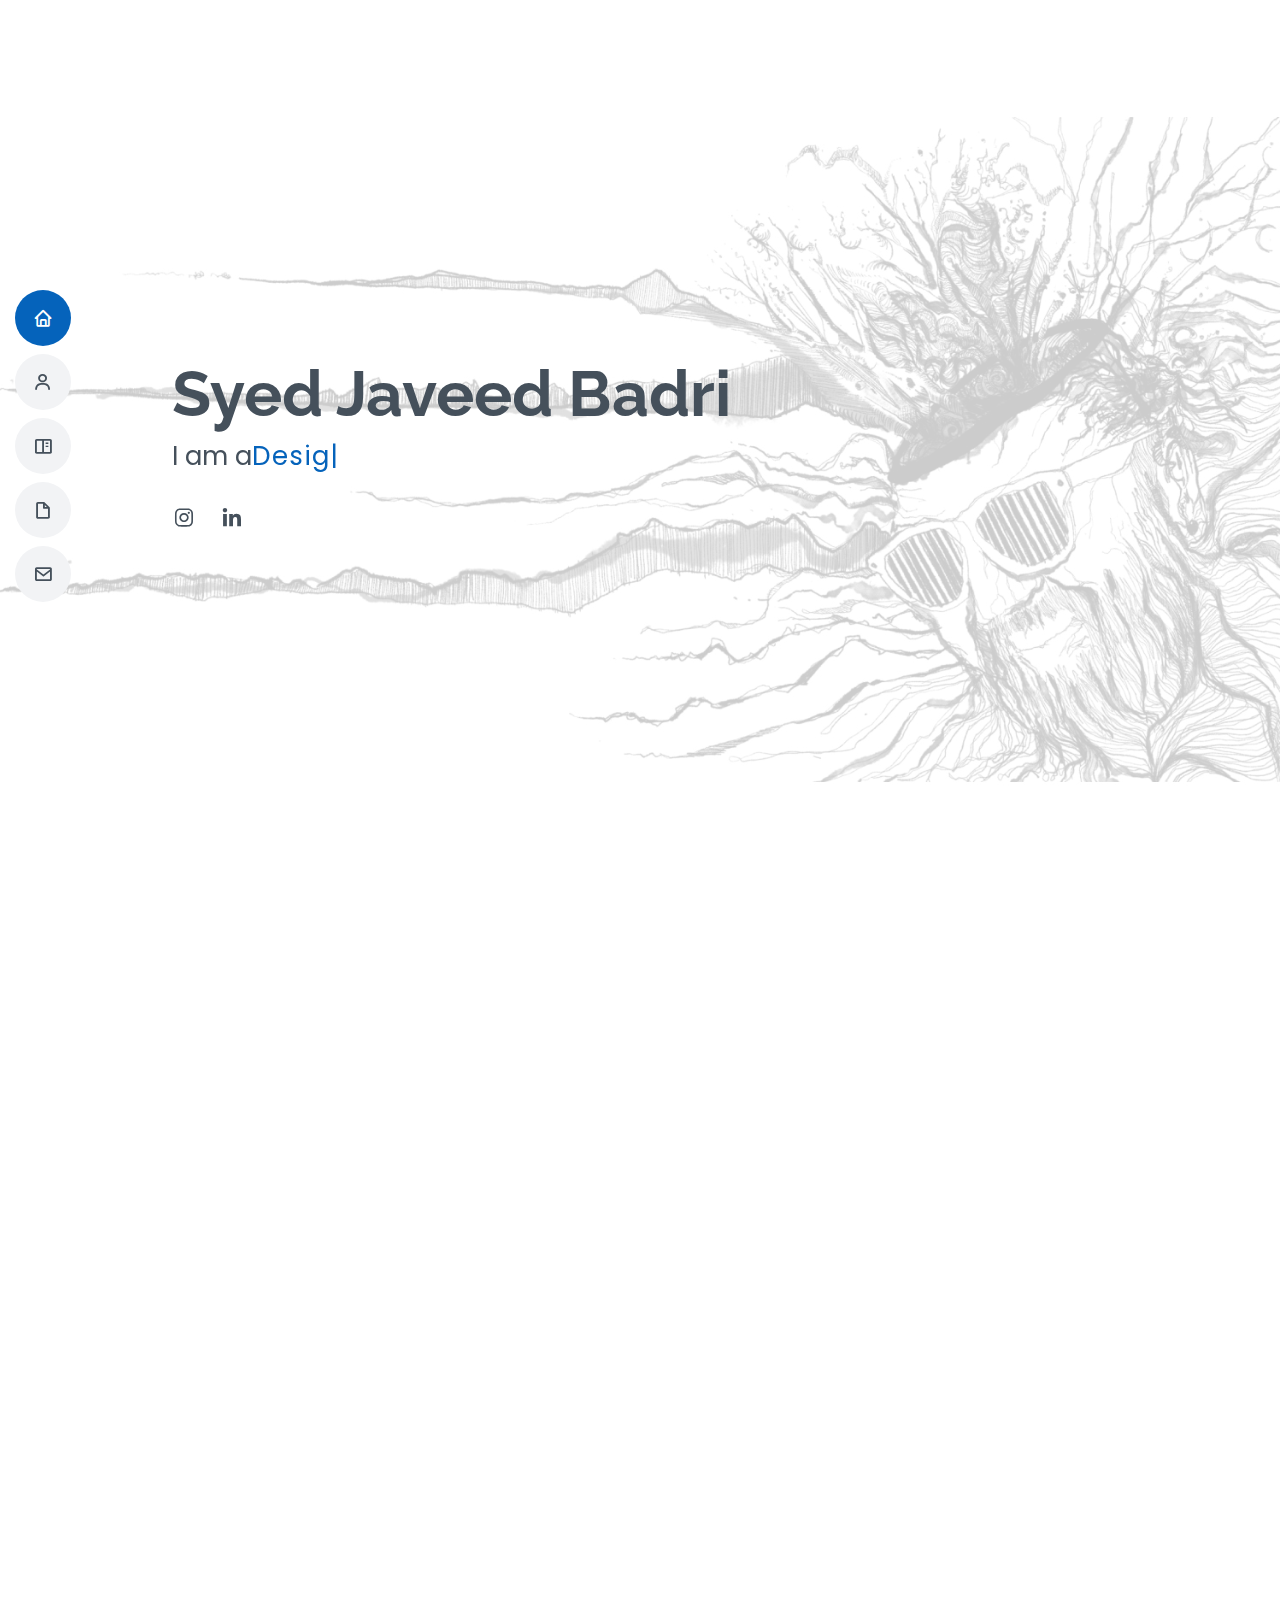
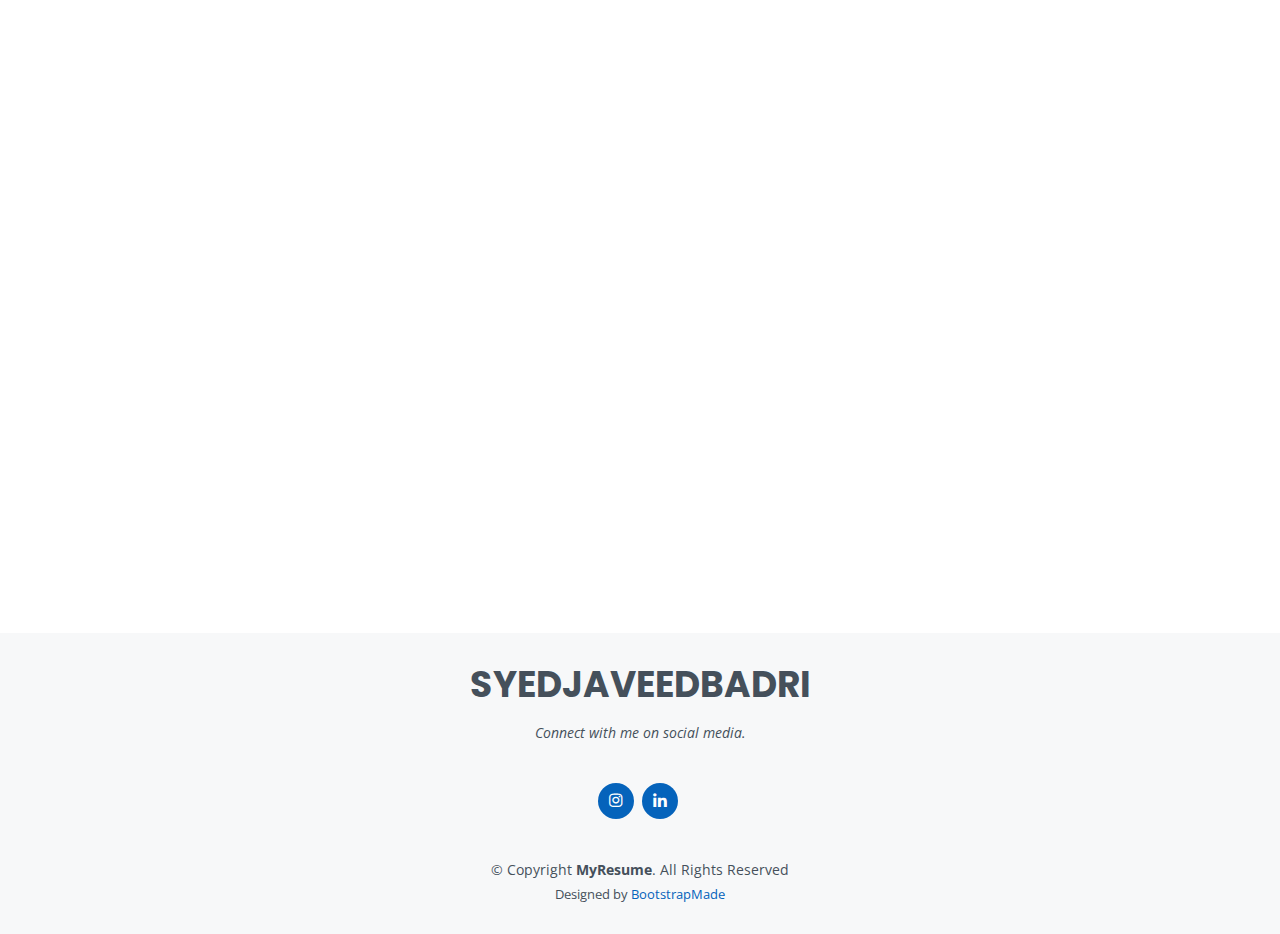
<file: index.html>
<!DOCTYPE html>
<html lang="en">

<head>
  <meta charset="utf-8">
  <meta content="width=device-width, initial-scale=1.0" name="viewport">

  <title>syed javeeed badri - Portfolio</title>
  <meta content="" name="description">
  <meta content="" name="keywords">

  <!-- Favicons -->
  <link href="assets/img/favicon.png" rel="icon">
  <link href="assets/img/apple-touch-icon.png" rel="apple-touch-icon">

  <!-- Google Fonts -->
  <link href="https://fonts.googleapis.com/css?family=Open+Sans:300,300i,400,400i,600,600i,700,700i|Raleway:300,300i,400,400i,500,500i,600,600i,700,700i|Poppins:300,300i,400,400i,500,500i,600,600i,700,700i" rel="stylesheet">

  <!-- Vendor CSS Files -->
  <link href="assets/vendor/aos/aos.css" rel="stylesheet">
  <link href="assets/vendor/bootstrap/css/bootstrap.min.css" rel="stylesheet">
  <link href="assets/vendor/bootstrap-icons/bootstrap-icons.css" rel="stylesheet">
  <link href="assets/vendor/boxicons/css/boxicons.min.css" rel="stylesheet">
  <link href="assets/vendor/glightbox/css/glightbox.min.css" rel="stylesheet">
  <link href="assets/vendor/swiper/swiper-bundle.min.css" rel="stylesheet">

  <!-- Template Main CSS File -->
  <link href="assets/css/style.css" rel="stylesheet">

  <!-- =======================================================
  * Template Name: MyResume - v4.9.1
  * Template URL: https://bootstrapmade.com/free-html-bootstrap-template-my-resume/
  * Author: BootstrapMade.com
  * License: https://bootstrapmade.com/license/
  ======================================================== -->
</head>

<body>

  <!-- ======= Mobile nav toggle button ======= -->
  <!-- <button type="button" class="mobile-nav-toggle d-xl-none"><i class="bi bi-list mobile-nav-toggle"></i></button> -->
  <i class="bi bi-list mobile-nav-toggle d-lg-none"></i>
  <!-- ======= Header ======= -->
  <header id="header" class="d-flex flex-column justify-content-center">

    <nav id="navbar" class="navbar nav-menu">
      <ul>
        <li><a href="#hero" class="nav-link scrollto active"><i class="bx bx-home"></i> <span>Home</span></a></li>
        <li><a href="#about" class="nav-link scrollto"><i class="bx bx-user"></i> <span>About</span></a></li>
        <li><a href="#portfolio" class="nav-link scrollto"><i class="bx bx-book-content"></i> <span>Portfolio</span></a></li>
        <li><a href="#resume" class="nav-link scrollto"><i class="bx bx-file-blank"></i> <span>Resume</span></a></li>
        <li><a href="#contact" class="nav-link scrollto"><i class="bx bx-envelope"></i> <span>Contact</span></a></li>
      </ul>
    </nav><!-- .nav-menu -->

  </header><!-- End Header -->

  <!-- ======= Hero Section ======= -->
  <section id="hero" class="d-flex flex-column justify-content-center">
    <div class="container" data-aos="zoom-in" data-aos-delay="100">
      <h1>Syed Javeed Badri</h1>
      <p>I am a<span class="typed" data-typed-items=" Designer,n Architect, Doodler, Thinker"></span></p>
      <div class="social-links">
        <a href="https://www.instagram.com/syed_javeed_badri/" class="instagram"><i class="bx bxl-instagram"></i></a>
        <a href="https://in.linkedin.com/in/syed-javeed-badri-47b78391" class="linkedin"><i class="bx bxl-linkedin"></i></a>
      </div>
    </div>
  </section><!-- End Hero -->

  <main id="main">

    <!-- ======= About Section ======= -->
    <section id="about" class="about">
      <div class="container" data-aos="fade-up">

        <div class="section-title">
          <h2>About</h2>
          <p>I am based in Bengaluru, India. </p>
        </div>

        <div class="row">
          <div class="col-lg-4">
            <img src="assets/img/portfolio/profile-img.jpg" class="img-fluid" alt="">
          </div>
          <div class="col-lg-8 pt-4 pt-lg-0 content">
            <h3>Multidisciplinary Designer &amp; Architect.</h3>
            
            <p> Building design, Interior design, furniture design, product design, UX|UI Design. 

            </p>
              <div class="row">
              <div class="col-lg-6">
                <ul>
                  <li><i class="bi bi-chevron-right"></i> <strong>Birthday:</strong> <span>1 May 1997</span></li>
                  <li><i class="bi bi-chevron-right"></i> <strong>Website:</strong> <span></span>syedjaveedbadri.github.io</li>
                  <li><i class="bi bi-chevron-right"></i> <strong>Phone:</strong> <span>+91-7338135604</span></li>
                  <li><i class="bi bi-chevron-right"></i> <strong>City:</strong> <span>Bengaluru, India</span></li>
                </ul>
              </div>
              <div class="col-lg-6">
                <ul>
                  <li><i class="bi bi-chevron-right"></i> <strong>Age:</strong> <span>25</span></li>
                  <li><i class="bi bi-chevron-right"></i> <strong>Degree:</strong> <span>Master's in design (product design)</span></li>
                  <li><i class="bi bi-chevron-right"></i> <strong>Email:</strong> <span>syedjaveedbadri@gmail.com</span></li>
                  <li><i class="bi bi-chevron-right"></i> <strong>Freelance:</strong> <span>Available</span></li>
                </ul>
              </div>
            </div>
            <p>
              My creative side is my strongest side. My greatest strength is the ability to adapt in challenging situations due to my transferable skills from multiple fields. 
              I am uncompromisingly transparent in my thoughts and opinions. I am self motivated. You can expect me to think strategically, work independently on projects and as well as work hands on in program execution..
            </p>
          </div>
        </div>

      </div>
    </section><!-- End About Section -->

    <!-- ======= Portfolio Section ======= -->
    <section id="portfolio" class="portfolio section-bg">
      <div class="container" data-aos="fade-up">

        <div class="section-title">
          <h2>Portfolio</h2>
          <p>Below are curated works among many I worked on during my professional experience.</p>
        </div>

        <div class="row">
          <div class="col-lg-12 d-flex justify-content-center" data-aos="fade-up" data-aos-delay="100">
            <ul id="portfolio-flters">
              <li data-filter="*" class="filter-active">All</li>
              <li data-filter=".filter-BUILDINGS">BUILDINGS</li>
              <li data-filter=".filter-PRODUCTS">PRODUCTS</li>
              <li data-filter=".filter-DIGITALDESIGNS">DIGITAL DESIGNS</li>
            </ul>
          </div>
        </div>

        <div class="row portfolio-container" data-aos="fade-up" data-aos-delay="200">

          <div class="col-lg-4 col-md-6 portfolio-item filter-BUILDINGS">
            <div class="portfolio-wrap">
              <img src="assets/img/portfolio/portfolio-1.jpg" class="img-fluid" alt="">
              <div class="portfolio-info">
                <h4>BCC</h4>
                <p>LAYOUT DESIGN</p>
                <div class="portfolio-links">
                  <a href="assets/img/portfolio/portfolio-1.jpg" data-gallery="portfolioGallery" class="portfolio-lightbox" title="BUILDINGS"><i class="bx bx-plus"></i></a>
                  <a href="BCC.html" class="portfolio-details-lightbox" data-glightbox="type: external" title="Portfolio Details"><i class="bx bx-link"></i></a>
                </div>
              </div>
            </div>
          </div>

          <div class="col-lg-4 col-md-6 portfolio-item filter-DIGITALDESIGNS">
            <div class="portfolio-wrap">
              <img src="assets/img/portfolio/APP- MOCKUP-DRAFT-1.jpg" class="img-fluid" alt="">
              <div class="portfolio-info">
                <h4>KAW- CHARITY SHOP</h4>
                <p>MOBILE APPN</p>
                <div class="portfolio-links">
                  <a href="assets/img/portfolio/APP- MOCKUP-DRAFT-1.jpg" data-gallery="portfolioGallery" class="portfolio-lightbox" title="BUILDINGS"><i class="bx bx-plus"></i></a>
                  <a href="KAW.html" class="portfolio-details-lightbox" data-glightbox="type: external" title="Portfolio Details"><i class="bx bx-link"></i></a>
                </div>
              </div>
            </div>
          </div>

          <div class="col-lg-4 col-md-6 portfolio-item filter-BUILDINGS">
            <div class="portfolio-wrap">
              <img src="assets/img/portfolio/portfolio-3.jpg" class="img-fluid" alt="">
              <div class="portfolio-info">
                <h4>FABRICATOR'S RESIDENCE</h4>
                <p>BUILDING DESIGN</p>
                <div class="portfolio-links">
                  <a href="assets/img/portfolio/portfolio-3.jpg" data-gallery="portfolioGallery" class="portfolio-lightbox" title="BUILDINGS"><i class="bx bx-plus"></i></a>
                  <a href="FABRICATOR'S RESIDENCE.html" class="portfolio-details-lightbox" data-glightbox="type: external" title="Portfolio Details"><i class="bx bx-link"></i></a>
                </div>
              </div>
            </div>
          </div>

          <div class="col-lg-4 col-md-6 portfolio-item filter-DIGITALDESIGNS">
            <div class="portfolio-wrap">
              <img src="assets/img/portfolio/portfolio-4.jpg" class="img-fluid" alt="">
              <div class="portfolio-info">
                <h4>URBAN DELIGHTS</h4>
                <p>LABEL DESIGN</p>
                <div class="portfolio-links">
                  <a href="assets/img/portfolio/portfolio-4.jpg" data-gallery="portfolioGallery" class="portfolio-lightbox" title="PRODUCTS 2"><i class="bx bx-plus"></i></a>
                  <a href="URBAN DELIGHTS.html" class="portfolio-details-lightbox" data-glightbox="type: external" title="Portfolio Details"><i class="bx bx-link"></i></a>
                </div>
              </div>
            </div>
          </div>

          <div class="col-lg-4 col-md-6 portfolio-item filter-PRODUCTS">
            <div class="portfolio-wrap">
              <img src="assets/img/portfolio/portfolio-5.jpg" class="img-fluid" alt="">
              <div class="portfolio-info">
                <h4>YOGA ASSISTANT</h4>
                <p>PRODUCT DESIGN</p>
                <div class="portfolio-links">
                  <a href="assets/img/portfolio/portfolio-5.jpg" data-gallery="portfolioGallery" class="portfolio-lightbox" title="DIGITAL DESIGNS 2"><i class="bx bx-plus"></i></a>
                  <a href="yoga equipment.html" class="portfolio-details-lightbox" data-glightbox="type: external" title="Portfolio Details"><i class="bx bx-link"></i></a>
                </div>
              </div>
            </div>
          </div>

          <div class="col-lg-4 col-md-6 portfolio-item filter-PRODUCTS">
            <div class="portfolio-wrap">
              <img src="assets\img\kalam\kalam-1.jpg" class="img-fluid" alt="">
              <div class="portfolio-info">
                <h4>FOUNTAIN PEN</h4>
                <p>PRODUCT design</p>
                <div class="portfolio-links">
                  <a href="assets\img\kalam\kalam-1.jpg" data-gallery="portfolioGallery" class="portfolio-lightbox" title="PRODUCTS 1"><i class="bx bx-plus"></i></a>
                  <a href="FOUNTAINPEN DESIGN.html" class="portfolio-details-lightbox" data-glightbox="type: external" title="Portfolio Details"><i class="bx bx-link"></i></a>
                </div>
              </div>
            </div>
          </div>

          <div class="col-lg-4 col-md-6 portfolio-item filter-PRODUCTS">
            <div class="portfolio-wrap">
              <img src="assets/img/portfolio/portfolio-6.jpg" class="img-fluid" alt="">
              <div class="portfolio-info">
                <h4>FURNITURE</h4>
                <p>study table</p>
                <div class="portfolio-links">
                  <a href="assets/img/portfolio/portfolio-6.jpg" data-gallery="portfolioGallery" class="portfolio-lightbox" title="BUILDINGS 3"><i class="bx bx-plus"></i></a>
                  <a href="STUDY TABLE.html" class="portfolio-details-lightbox" data-glightbox="type: external" title="Portfolio Details"><i class="bx bx-link"></i></a>
                </div>
              </div>
            </div>
          </div>

          <div class="col-lg-4 col-md-6 portfolio-item filter-PRODUCTS">
            <div class="portfolio-wrap">
              <img src="assets/img/GEAR/gear.13.jpg" class="img-fluid" alt="">
              <div class="portfolio-info">
                <h4>ROBOTICS</h4>
                <p>GEAR</p>
                <div class="portfolio-links">
                  <a href="assets/img/portfolio/portfolio-6.jpg" data-gallery="portfolioGallery" class="portfolio-lightbox" title="BUILDINGS 3"><i class="bx bx-plus"></i></a>
                  <a href="GEAR.html" class="portfolio-details-lightbox" data-glightbox="type: external" title="Portfolio Details"><i class="bx bx-link"></i></a>
                </div>
              </div>
            </div>
          </div>

          <div class="col-lg-4 col-md-6 portfolio-item filter-BUILDINGS">
            <div class="portfolio-wrap">
              <img src="assets/img/BUILDING VISUALIZATION/06.jpg" class="img-fluid" alt="">
              <div class="portfolio-info">
                <h4>VISUALIZATION</h4>
                <p>BUILDINGS</p>
                <div class="portfolio-links">
                  <a href="assets/img/portfolio/portfolio-6.jpg" data-gallery="portfolioGallery" class="portfolio-lightbox" title="BUILDINGS 3"><i class="bx bx-plus"></i></a>
                  <a href="BUILDING VISUALIZATION.html" class="portfolio-details-lightbox" data-glightbox="type: external" title="Portfolio Details"><i class="bx bx-link"></i></a>
                </div>
              </div>
            </div>
          </div>

          </div>

      </div>
    </section><!-- End Portfolio Section -->

        <!-- ======= Skills Section ======= -->
    <section id="skills" class="skills section-bg">
      <div class="container" data-aos="fade-up">

        <div class="section-title">
          <h2>Skills</h2>
          <p>My curiosity in multiple fields has led me to explore knowledge in each of them. This allowed me to explore softwares, my softskills to my communication all the way to getting my hands dirty when necessary. I believe in hands on work and learning through experience. 
            this ideology toward learning has so far been rewarding and fruitful. I look forward to learn more about various fields and improve my skills in the future.
          </p>
        </div>

        <div class="row skills-content">

          <div class="col-lg-6">

            <div class="progress">
              <span class="skill">Adobe suite- AI, IND, PS, XD <i class="val">80%</i></span>
              <div class="progress-bar-wrap">
                <div class="progress-bar" role="progressbar" aria-valuenow="80" aria-valuemin="0" aria-valuemax="100"></div>
              </div>
            </div>

            <div class="progress">
              <span class="skill">2D drawing <i class="val">90%</i></span>
              <div class="progress-bar-wrap">
                <div class="progress-bar" role="progressbar" aria-valuenow="90" aria-valuemin="0" aria-valuemax="100"></div>
              </div>
            </div>

            <div class="progress">
              <span class="skill">Figma <i class="val">80%</i></span>
              <div class="progress-bar-wrap">
                <div class="progress-bar" role="progressbar" aria-valuenow="80" aria-valuemin="0" aria-valuemax="100"></div>
              </div>
            </div>

            <div class="progress">
              <span class="skill">Keyshot, Lumion, <i class="val">90%</i></span>
              <div class="progress-bar-wrap">
                <div class="progress-bar" role="progressbar" aria-valuenow="80" aria-valuemin="0" aria-valuemax="100"></div>
              </div>
            </div>

          </div>

          <div class="col-lg-6">

            <div class="progress">
              <span class="skill">Sketchup <i class="val">95%</i></span>
              <div class="progress-bar-wrap">
                <div class="progress-bar" role="progressbar" aria-valuenow="95" aria-valuemin="0" aria-valuemax="100"></div>
              </div>
            </div>

            <div class="progress">
              <span class="skill">SolidWorks <i class="val">40%</i></span>
              <div class="progress-bar-wrap">
                <div class="progress-bar" role="progressbar" aria-valuenow="40" aria-valuemin="0" aria-valuemax="100"></div>
              </div>
            </div>

            <div class="progress">
              <span class="skill">Maya <i class="val">20%</i></span>
              <div class="progress-bar-wrap">
                <div class="progress-bar" role="progressbar" aria-valuenow="20" aria-valuemin="0" aria-valuemax="100"></div>
              </div>
            </div>

            <div class="progress">
              <span class="skill">Unreal Engine <i class="val">45%</i></span>
              <div class="progress-bar-wrap">
                <div class="progress-bar" role="progressbar" aria-valuenow="45" aria-valuemin="0" aria-valuemax="100"></div>
              </div>
            </div>

          </div>

        </div>

      </div>
    </section><!-- End Skills Section -->

    <!-- ======= Resume Section ======= -->
    <section id="resume" class="resume">
      <div class="container" data-aos="fade-up">

        <div class="section-title">
          <h2>Resume</h2>
          <p>Below is a little more information about me to better understand my capabilities. </p>
        </div>

        <div class="row">
          <div class="col-lg-6">
            <h3 class="resume-title">Summary</h3>
            <div class="resume-item pb-0">
              <h4>syed javeed badri</h4>
              <p><em>Innovative and deadline-driven Designer with 3+ years of experience designing and developing Buildings, Building products, Furniture, UX|UI design, Product label and packaging designs from initial concept to final, polished deliverable.</em></p>
              <ul>
                <li>Bengaluru, India</li>
                <li>+91-7338135604</li>
                <li>syedjaveedbadri@gmail.com</li>
              </ul>
            </div>

            <h3 class="resume-title">Education</h3>
            <div class="resume-item">
              <h4>Masters in design (Product Design)</h4>
              <h5>2020 - 2022</h5>
              <p><em>The design village, Noida, India</em></p>
              <p>Successfully completed masters in product design.</p>
            </div>
            <div class="resume-item">
              <h4>Masters in design (City design)</h4>
              <h5>2021 - 2022</h5>
              <p><em>LE'cole de design, Nantes, France</em></p>
              <p>Explored masters in City design as part of an international semester in france.</p>
            </div>
            <div class="resume-item">
              <h4>Bachelor of architecture and planning &amp; architectural design and planning</h4>
              <h5>2014 - 2019</h5>
              <p><em>SJB school of architecture and planning, Bengaluru, India</em></p>
              <p>Became a practicing architect after graduating from the school of architecture.</p>
            </div>
          </div>
          <div class="col-lg-6">
            <h3 class="resume-title">Professional Experience</h3>
            <div class="resume-item">
              <h4>Designer</h4>
              <h5>2020 - Present</h5>
              <p><em>KALAMSIYAAHI, Bengaluru, India </em></p>
              <ul>
                <li>Responsible for developing products on the lines of stationeries and kitchen utensils</li>
                <li>Supervised design development for residential projects, proposed elevation designs for 
                  commercial spaces.</li>
                <li>Designed and implemented product labels and packaging for a gourmet food brand.</li>
              </ul>
            </div>
            <div class="resume-item">
              <h4>Freelance Designer</h4>
              <h5>2018 - Present</h5>
              <p><em>Bengaluru, Noida, India.</em></p>
              <ul>
                <li> 3D Visualization, CAD Drafting, Furniture design and execution, Conceptual robotics, Flyer design.   
                </li>
              </ul>
            </div>
            <div class="resume-item">
              <h4>Intern Architect</h4>
              <h5>2018 - 2019</h5>
              <p><em>Bengaluru, India.</em></p>
              <ul>
                <li> The job included Presentation drawings, renders, working drawings, estimation, etc.  
                </li>
                <li> Was involved in design development for more than 3 projects and worked directly under the principle architect.</li>
                <li> Developed and sent drawings ready for construction to sites.</li>
                <li> Designed and executed furniture and sign boards in various  projects.</li>
              </ul>
            </div>
            <div class="resume-item">
              <h4>Sketching Instructor</h4>
              <h5>2017 - 2019</h5>
              <p><em>IDea, centre for learning, Bengaluru, India.</em></p>
              <ul>
                <li> The job entailed guiding students who were pursuing NATA, in improving their sketching skills, Introducing them to the field of architecture.</li>
              </ul>
            </div>
          </div>
        </div>

      </div>
    </section><!-- End Resume Section -->

    <!-- ======= Contact Section ======= -->
    <section id="contact" class="contact">
      <div class="container" data-aos="fade-up">

        <div class="section-title">
          <h2>Contact</h2>
          <p>Don't be stranger. Get in touch with me. </p>
        </div>

        <div class="row mt-1">

          <div class="col-lg-4">
            <div class="info">
              <div class="address">
                <i class="bi bi-geo-alt"></i>
                <h4>Location:</h4>
                <p>Bengaluru, Karnataka-560078 India</p>
              </div>

              <div class="email">
                <i class="bi bi-envelope"></i>
                <h4>Email:</h4>
                <p>syedjaveedbadri@gmail.com</p>
              </div>

              <div class="phone">
                <i class="bi bi-phone"></i>
                <h4>Call:</h4>
                <p>+91-7338135604</p>
              </div>

            </div>

          </div>

          <div class="col-lg-8 mt-5 mt-lg-0">

            <form action="forms/contact.php" method="post" role="form" class="php-email-form">
              <div class="row">
                <div class="col-md-6 form-group">
                  <input type="text" name="name" class="form-control" id="name" placeholder="Your Name" required>
                </div>
                <div class="col-md-6 form-group mt-3 mt-md-0">
                  <input type="email" class="form-control" name="email" id="email" placeholder="Your Email" required>
                </div>
              </div>
              <div class="form-group mt-3">
                <input type="text" class="form-control" name="subject" id="subject" placeholder="Subject" required>
              </div>
              <div class="form-group mt-3">
                <textarea class="form-control" name="message" rows="5" placeholder="Message" required></textarea>
              </div>
              <div class="my-3">
                <div class="loading">Loading</div>
                <div class="error-message"></div>
                <div class="sent-message">Your message has been sent. Thank you!</div>
              </div>
              <div class="text-center"><button type="submit">Send Message</button></div>
            </form>

          </div>

        </div>

      </div>
    </section><!-- End Contact Section -->

  </main><!-- End #main -->

  <!-- ======= Footer ======= -->
  <footer id="footer">
    <div class="container">
      <h3>SYEDJAVEEDBADRI</h3>
      <p>Connect with me on social media.</p>
      <div class="social-links">
        <a href="#" class="instagram"><i class="bx bxl-instagram"></i></a>
        <a href="#" class="linkedin"><i class="bx bxl-linkedin"></i></a>
      </div>
      <div class="copyright">
        &copy; Copyright <strong><span>MyResume</span></strong>. All Rights Reserved
      </div>
      <div class="credits">
        <!-- All the links in the footer should remain intact. -->
        <!-- You can delete the links only if you purchased the pro version. -->
        <!-- Licensing information: [license-url] -->
        <!-- Purchase the pro version with working PHP/AJAX contact form: https://bootstrapmade.com/free-html-bootstrap-template-my-resume/ -->
        Designed by <a href="https://bootstrapmade.com/">BootstrapMade</a>
      </div>
    </div>
  </footer><!-- End Footer -->

  <div id="preloader"></div>
  <a href="#" class="back-to-top d-flex align-items-center justify-content-center"><i class="bi bi-arrow-up-short"></i></a>

  <!-- Vendor JS Files -->
  <script src="assets/vendor/purecounter/purecounter_vanilla.js"></script>
  <script src="assets/vendor/aos/aos.js"></script>
  <script src="assets/vendor/bootstrap/js/bootstrap.bundle.min.js"></script>
  <script src="assets/vendor/glightbox/js/glightbox.min.js"></script>
  <script src="assets/vendor/isotope-layout/isotope.pkgd.min.js"></script>
  <script src="assets/vendor/swiper/swiper-bundle.min.js"></script>
  <script src="assets/vendor/typed.js/typed.min.js"></script>
  <script src="assets/vendor/waypoints/noframework.waypoints.js"></script>
  <script src="assets/vendor/php-email-form/validate.js"></script>

  <!-- Template Main JS File -->
  <script src="assets/js/main.js"></script>

</body>

</html>
</file>
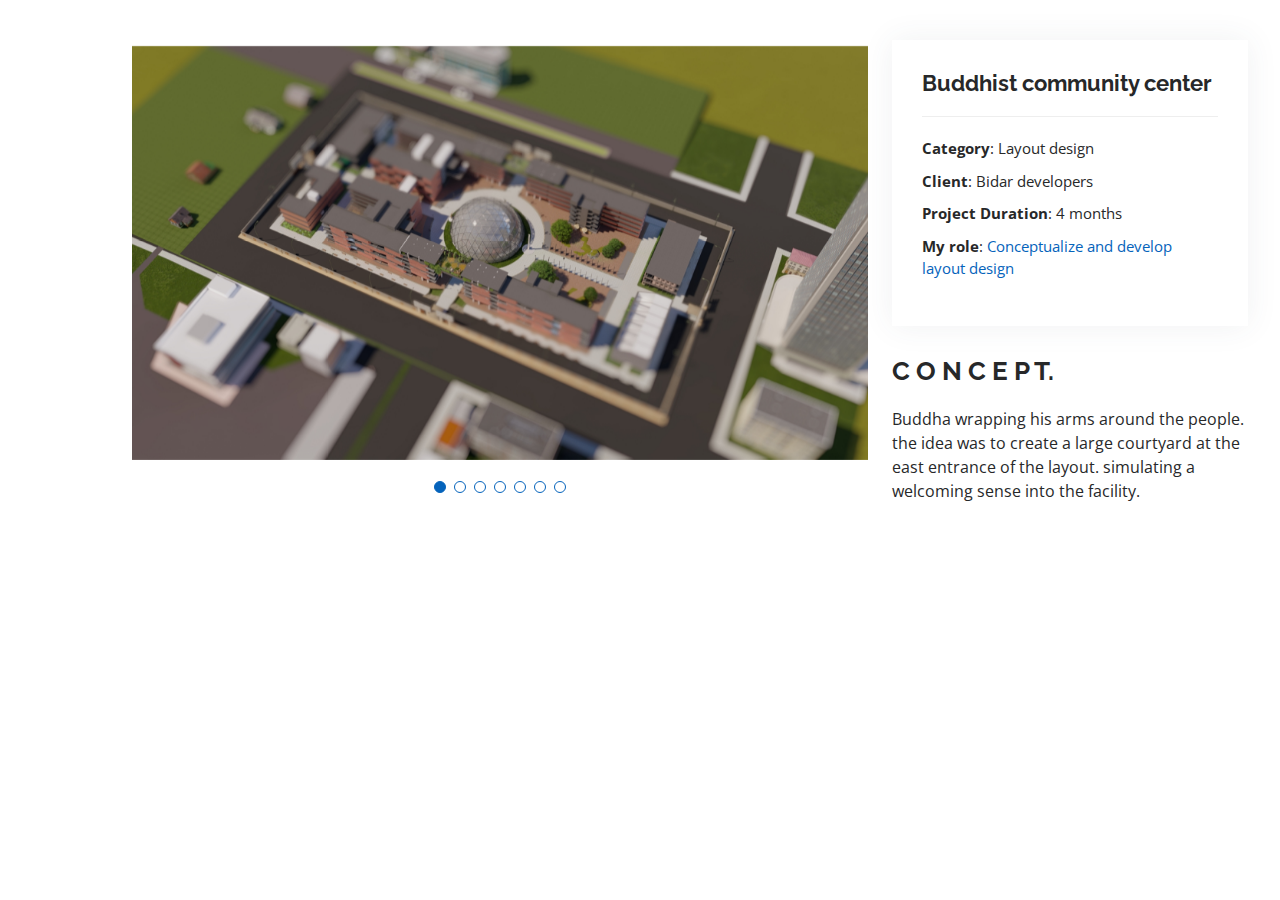
<file: BCC.html>
<!DOCTYPE html>
<html lang="en">

<head>
  <meta charset="utf-8">
  <meta content="width=device-width, initial-scale=1.0" name="viewport">

  <title>Portfolio Details - Personal Bootstrap Template</title>
  <meta content="" name="description">
  <meta content="" name="keywords">

  <!-- Favicons -->
  <link href="assets/img/favicon.png" rel="icon">
  <link href="assets/img/apple-touch-icon.png" rel="apple-touch-icon">

  <!-- Google Fonts -->
  <link href="https://fonts.googleapis.com/css?family=Open+Sans:300,300i,400,400i,600,600i,700,700i|Raleway:300,300i,400,400i,500,500i,600,600i,700,700i|Poppins:300,300i,400,400i,500,500i,600,600i,700,700i" rel="stylesheet">

  <!-- Vendor CSS Files -->
  <link href="assets/vendor/aos/aos.css" rel="stylesheet">
  <link href="assets/vendor/bootstrap/css/bootstrap.min.css" rel="stylesheet">
  <link href="assets/vendor/bootstrap-icons/bootstrap-icons.css" rel="stylesheet">
  <link href="assets/vendor/boxicons/css/boxicons.min.css" rel="stylesheet">
  <link href="assets/vendor/glightbox/css/glightbox.min.css" rel="stylesheet">
  <link href="assets/vendor/swiper/swiper-bundle.min.css" rel="stylesheet">

  <!-- Template Main CSS File -->
  <link href="assets/css/style.css" rel="stylesheet">

  <!-- =======================================================
  * Template Name: MyResume - v4.9.1
  * Template URL: https://bootstrapmade.com/free-html-bootstrap-template-my-resume/
  * Author: BootstrapMade.com
  * License: https://bootstrapmade.com/license/
  ======================================================== -->
</head>

<body>

  <main id="main">

    <!-- ======= Portfolio Details Section ======= -->
    <section id="portfolio-details" class="portfolio-details">
      <div class="container">

        <div class="row gy-4">

          <div class="col-lg-8">
            <div class="portfolio-details-slider swiper">
              <div class="swiper-wrapper align-items-center">

                <div class="swiper-slide">
                  <img src="assets/img/BCC/portfolio-details-1.1.jpg" alt="">
                </div>

                <div class="swiper-slide">
                  <img src="assets/img/BCC/portfolio-details-1.2.png" alt="">
                </div>

                <div class="swiper-slide">
                  <img src="assets/img/BCC/portfolio-details-1.3.jpg" alt="">
                </div>

                <div class="swiper-slide">
                  <img src="assets/img/BCC/portfolio-details-1.4.jpg" alt="">
                </div>

                <div class="swiper-slide">
                  <img src="assets/img/BCC/portfolio-details-1.5.jpg" alt="">
                </div>

                <div class="swiper-slide">
                  <img src="assets/img/BCC/portfolio-details-1.6.jpg" alt="">
                </div>

                <div class="swiper-slide">
                  <img src="assets/img/BCC/portfolio-details-1.7.jpg" alt="">
                </div>

              </div>
              <div class="swiper-pagination"></div>
            </div>
          </div>

          <div class="col-lg-4">
            <div class="portfolio-info">
              <h3>Buddhist community center</h3>
              <ul>
                <li><strong>Category</strong>: Layout design</li>
                <li><strong>Client</strong>: Bidar developers</li>
                <li><strong>Project Duration</strong>: 4 months</li>
                <li><strong>My role</strong>: <a href="#">Conceptualize and develop layout design</a></li>
              </ul>
            </div>
            <div class="portfolio-description">
              <h2>C O N C E P T.</h2>
              <p>
                Buddha wrapping his arms around the people. the idea was to create a large courtyard at the east entrance of the layout. simulating a welcoming sense into the facility.
              </p>
            </div>
          </div>

        </div>

      </div>
    </section><!-- End Portfolio Details Section -->

  </main><!-- End #main -->

  <div id="preloader"></div>
  <a href="#" class="back-to-top d-flex align-items-center justify-content-center"><i class="bi bi-arrow-up-short"></i></a>

  <!-- Vendor JS Files -->
  <script src="assets/vendor/purecounter/purecounter_vanilla.js"></script>
  <script src="assets/vendor/aos/aos.js"></script>
  <script src="assets/vendor/bootstrap/js/bootstrap.bundle.min.js"></script>
  <script src="assets/vendor/glightbox/js/glightbox.min.js"></script>
  <script src="assets/vendor/isotope-layout/isotope.pkgd.min.js"></script>
  <script src="assets/vendor/swiper/swiper-bundle.min.js"></script>
  <script src="assets/vendor/typed.js/typed.min.js"></script>
  <script src="assets/vendor/waypoints/noframework.waypoints.js"></script>
  <script src="assets/vendor/php-email-form/validate.js"></script>

  <!-- Template Main JS File -->
  <script src="assets/js/main.js"></script>

</body>

</html>
</file>
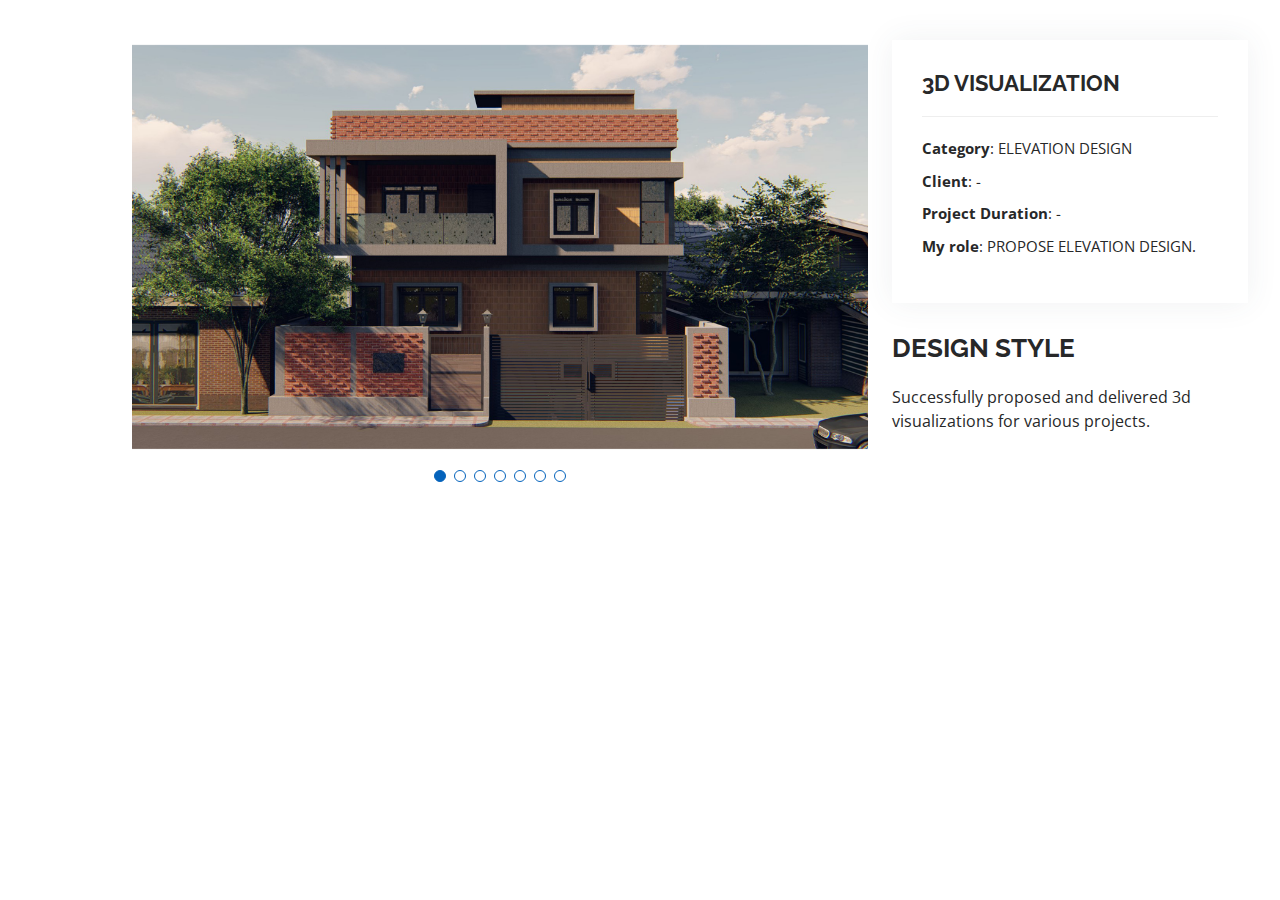
<file: BUILDING VISUALIZATION.html>
<!DOCTYPE html>
<html lang="en">

<head>
  <meta charset="utf-8">
  <meta content="width=device-width, initial-scale=1.0" name="viewport">

  <title>Portfolio Details - Personal Bootstrap Template</title>
  <meta content="" name="description">
  <meta content="" name="keywords">

  <!-- Favicons -->
  <link href="assets/img/favicon.png" rel="icon">
  <link href="assets/img/apple-touch-icon.png" rel="apple-touch-icon">

  <!-- Google Fonts -->
  <link href="https://fonts.googleapis.com/css?family=Open+Sans:300,300i,400,400i,600,600i,700,700i|Raleway:300,300i,400,400i,500,500i,600,600i,700,700i|Poppins:300,300i,400,400i,500,500i,600,600i,700,700i" rel="stylesheet">

  <!-- Vendor CSS Files -->
  <link href="assets/vendor/aos/aos.css" rel="stylesheet">
  <link href="assets/vendor/bootstrap/css/bootstrap.min.css" rel="stylesheet">
  <link href="assets/vendor/bootstrap-icons/bootstrap-icons.css" rel="stylesheet">
  <link href="assets/vendor/boxicons/css/boxicons.min.css" rel="stylesheet">
  <link href="assets/vendor/glightbox/css/glightbox.min.css" rel="stylesheet">
  <link href="assets/vendor/swiper/swiper-bundle.min.css" rel="stylesheet">

  <!-- Template Main CSS File -->
  <link href="assets/css/style.css" rel="stylesheet">

  <!-- =======================================================
  * Template Name: MyResume - v4.9.1
  * Template URL: https://bootstrapmade.com/free-html-bootstrap-template-my-resume/
  * Author: BootstrapMade.com
  * License: https://bootstrapmade.com/license/
  ======================================================== -->
</head>

<body>

  <main id="main">

    <!-- ======= Portfolio Details Section ======= -->
    <section id="portfolio-details" class="portfolio-details">
      <div class="container">

        <div class="row gy-4">

          <div class="col-lg-8">
            <div class="portfolio-details-slider swiper">
              <div class="swiper-wrapper align-items-center">

                <div class="swiper-slide">
                  <img src="assets/img/BUILDING VISUALIZATION/01.jpg" alt="">
                </div>

                <div class="swiper-slide">
                  <img src="assets/img/BUILDING VISUALIZATION/02.jpg" alt="">
                </div>

                <div class="swiper-slide">
                  <img src="assets/img/BUILDING VISUALIZATION/03.jpg" alt="">
                </div>

                <div class="swiper-slide">
                  <img src="assets/img/BUILDING VISUALIZATION/04.jpg" alt="">
                </div>

                <div class="swiper-slide">
                  <img src="assets/img/BUILDING VISUALIZATION/05.jpg" alt="">
                </div>

                <div class="swiper-slide">
                  <img src="assets/img/BUILDING VISUALIZATION/06.jpg" alt="">
                </div>

                <div class="swiper-slide">
                  <img src="assets/img/BUILDING VISUALIZATION/07.jpg" alt="">
                </div>

              </div>
              <div class="swiper-pagination"></div>
            </div>
          </div>

          <div class="col-lg-4">
            <div class="portfolio-info">
              <h3>3D VISUALIZATION</h3>
              <ul>
                <li><strong>Category</strong>: ELEVATION DESIGN</li>
                <li><strong>Client</strong>: - </li>
                <li><strong>Project Duration</strong>: - </li>
                <li><strong>My role</strong>: PROPOSE ELEVATION DESIGN.</a></li>
              </ul>
            </div>
            <div class="portfolio-description">
              <h2>DESIGN STYLE </h2>
              <p>
                Successfully proposed and delivered 3d visualizations for various projects.
              </p>
            </div>
          </div>

        </div>

      </div>
    </section><!-- End Portfolio Details Section -->

  </main><!-- End #main -->

  <div id="preloader"></div>
  <a href="#" class="back-to-top d-flex align-items-center justify-content-center"><i class="bi bi-arrow-up-short"></i></a>

  <!-- Vendor JS Files -->
  <script src="assets/vendor/purecounter/purecounter_vanilla.js"></script>
  <script src="assets/vendor/aos/aos.js"></script>
  <script src="assets/vendor/bootstrap/js/bootstrap.bundle.min.js"></script>
  <script src="assets/vendor/glightbox/js/glightbox.min.js"></script>
  <script src="assets/vendor/isotope-layout/isotope.pkgd.min.js"></script>
  <script src="assets/vendor/swiper/swiper-bundle.min.js"></script>
  <script src="assets/vendor/typed.js/typed.min.js"></script>
  <script src="assets/vendor/waypoints/noframework.waypoints.js"></script>
  <script src="assets/vendor/php-email-form/validate.js"></script>

  <!-- Template Main JS File -->
  <script src="assets/js/main.js"></script>

</body>

</html>
</file>
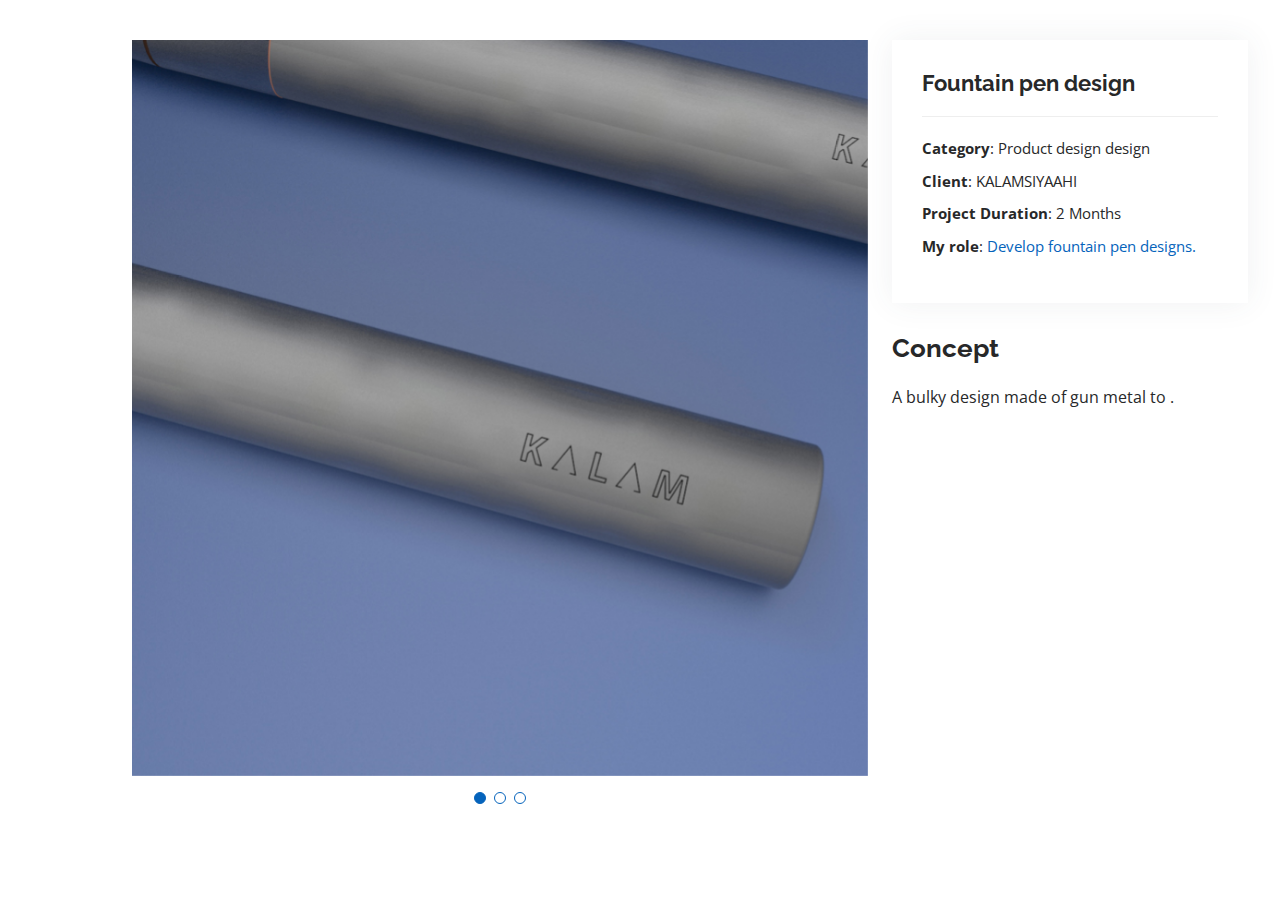
<file: FOUNTAINPEN DESIGN.html>
<!DOCTYPE html>
<html lang="en">

<head>
  <meta charset="utf-8">
  <meta content="width=device-width, initial-scale=1.0" name="viewport">

  <title>Portfolio Details - Personal Bootstrap Template</title>
  <meta content="" name="description">
  <meta content="" name="keywords">

  <!-- Favicons -->
  <link href="assets/img/favicon.png" rel="icon">
  <link href="assets/img/apple-touch-icon.png" rel="apple-touch-icon">

  <!-- Google Fonts -->
  <link href="https://fonts.googleapis.com/css?family=Open+Sans:300,300i,400,400i,600,600i,700,700i|Raleway:300,300i,400,400i,500,500i,600,600i,700,700i|Poppins:300,300i,400,400i,500,500i,600,600i,700,700i" rel="stylesheet">

  <!-- Vendor CSS Files -->
  <link href="assets/vendor/aos/aos.css" rel="stylesheet">
  <link href="assets/vendor/bootstrap/css/bootstrap.min.css" rel="stylesheet">
  <link href="assets/vendor/bootstrap-icons/bootstrap-icons.css" rel="stylesheet">
  <link href="assets/vendor/boxicons/css/boxicons.min.css" rel="stylesheet">
  <link href="assets/vendor/glightbox/css/glightbox.min.css" rel="stylesheet">
  <link href="assets/vendor/swiper/swiper-bundle.min.css" rel="stylesheet">

  <!-- Template Main CSS File -->
  <link href="assets/css/style.css" rel="stylesheet">

  <!-- =======================================================
  * Template Name: MyResume - v4.9.1
  * Template URL: https://bootstrapmade.com/free-html-bootstrap-template-my-resume/
  * Author: BootstrapMade.com
  * License: https://bootstrapmade.com/license/
  ======================================================== -->
</head>

<body>

  <main id="main">

    <!-- ======= Portfolio Details Section ======= -->
    <section id="portfolio-details" class="portfolio-details">
      <div class="container">

        <div class="row gy-4">

          <div class="col-lg-8">
            <div class="portfolio-details-slider swiper">
              <div class="swiper-wrapper align-items-center">

                <div class="swiper-slide">
                  <img src="assets\img\kalam\kalam-1.jpg" alt="">
                </div>

                <div class="swiper-slide">
                  <img src="assets\img\kalam\kalam-2.jpg" alt="">
                </div>

                <div class="swiper-slide">
                  <img src="assets\img\kalam\kalam-3.jpg" alt="">
                </div>

              </div>
              <div class="swiper-pagination"></div>
            </div>
          </div>

          <div class="col-lg-4">
            <div class="portfolio-info">
              <h3>Fountain pen design</h3>
              <ul>
                <li><strong>Category</strong>: Product design design</li>
                <li><strong>Client</strong>: KALAMSIYAAHI</li>
                <li><strong>Project Duration</strong>: 2 Months</li>
                <li><strong>My role</strong>: <a href="#">Develop fountain pen designs.</a></li>
              </ul>
            </div>
            <div class="portfolio-description">
              <h2>Concept </h2>
              <p>
                A bulky design made of gun metal to .
              </p>
            </div>
          </div>

        </div>

      </div>
    </section><!-- End Portfolio Details Section -->

  </main><!-- End #main -->

  <div id="preloader"></div>
  <a href="#" class="back-to-top d-flex align-items-center justify-content-center"><i class="bi bi-arrow-up-short"></i></a>

  <!-- Vendor JS Files -->
  <script src="assets/vendor/purecounter/purecounter_vanilla.js"></script>
  <script src="assets/vendor/aos/aos.js"></script>
  <script src="assets/vendor/bootstrap/js/bootstrap.bundle.min.js"></script>
  <script src="assets/vendor/glightbox/js/glightbox.min.js"></script>
  <script src="assets/vendor/isotope-layout/isotope.pkgd.min.js"></script>
  <script src="assets/vendor/swiper/swiper-bundle.min.js"></script>
  <script src="assets/vendor/typed.js/typed.min.js"></script>
  <script src="assets/vendor/waypoints/noframework.waypoints.js"></script>
  <script src="assets/vendor/php-email-form/validate.js"></script>

  <!-- Template Main JS File -->
  <script src="assets/js/main.js"></script>

</body>

</html>
</file>
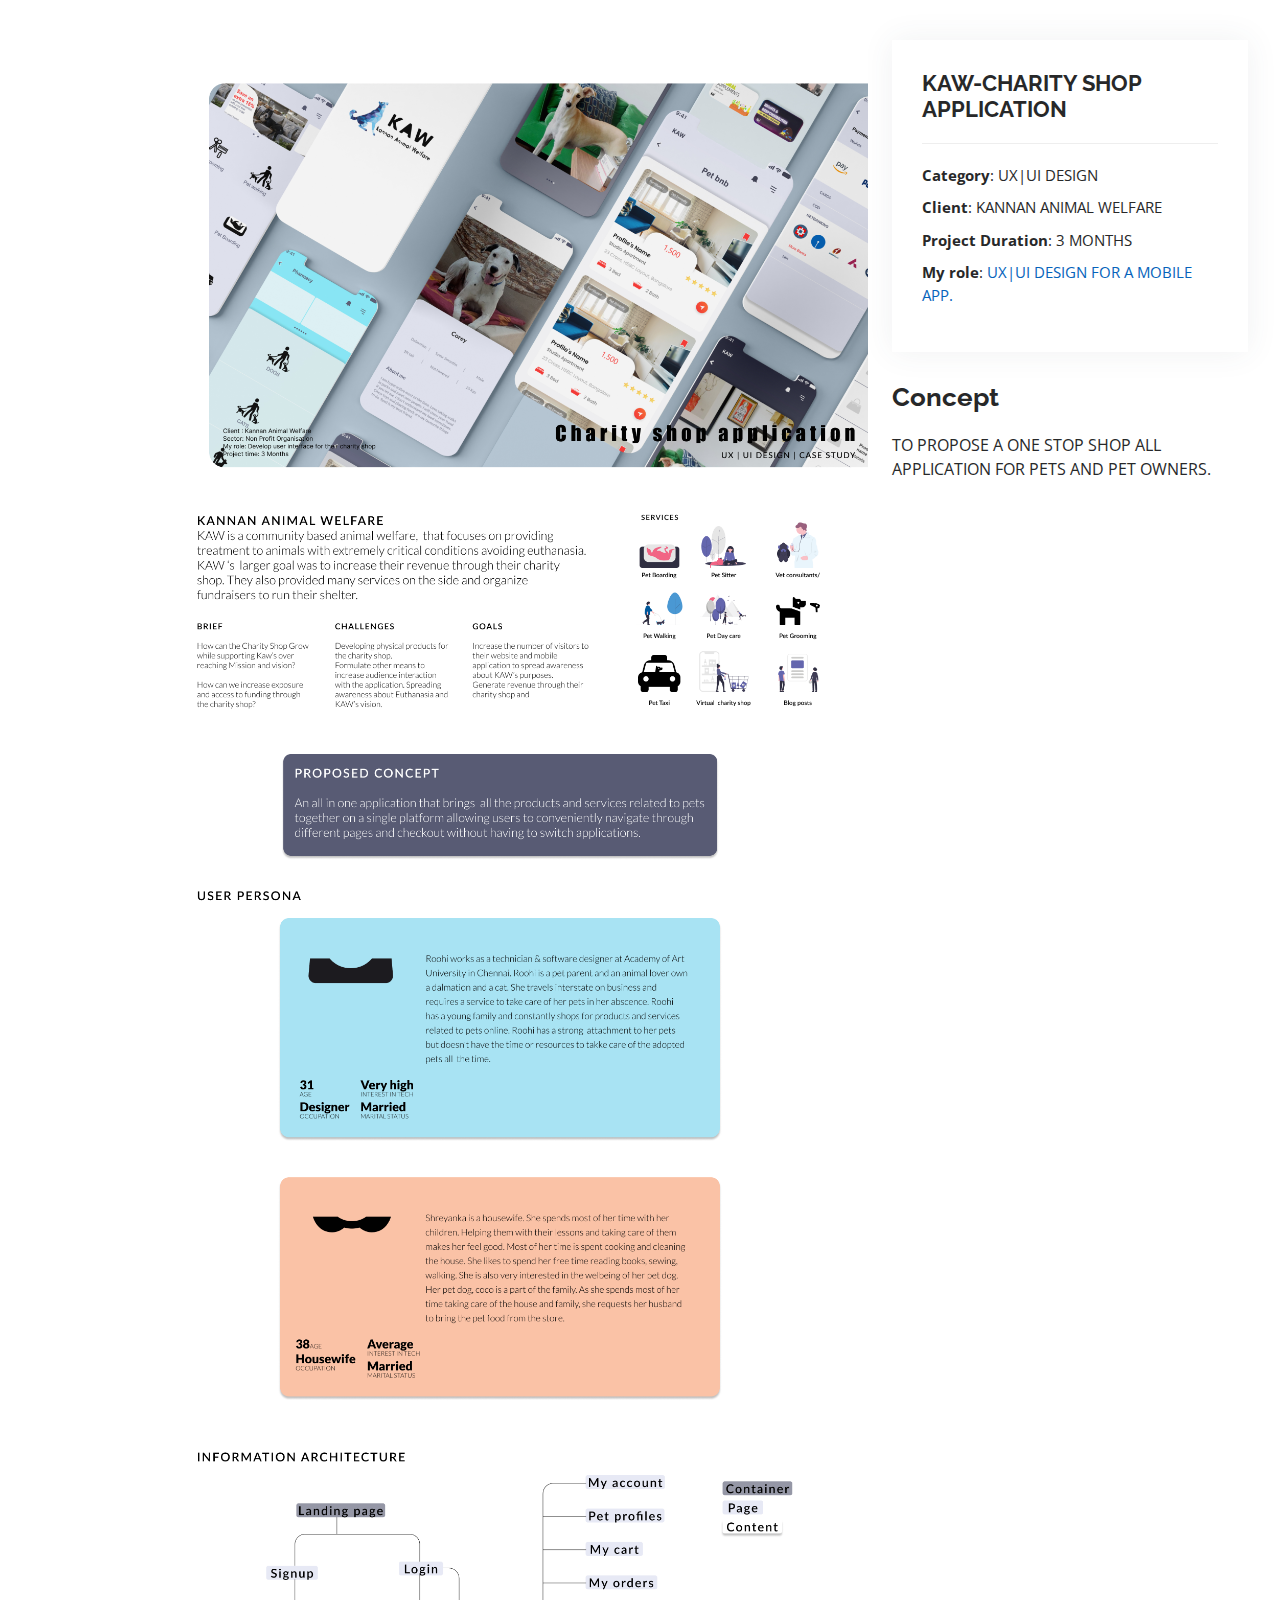
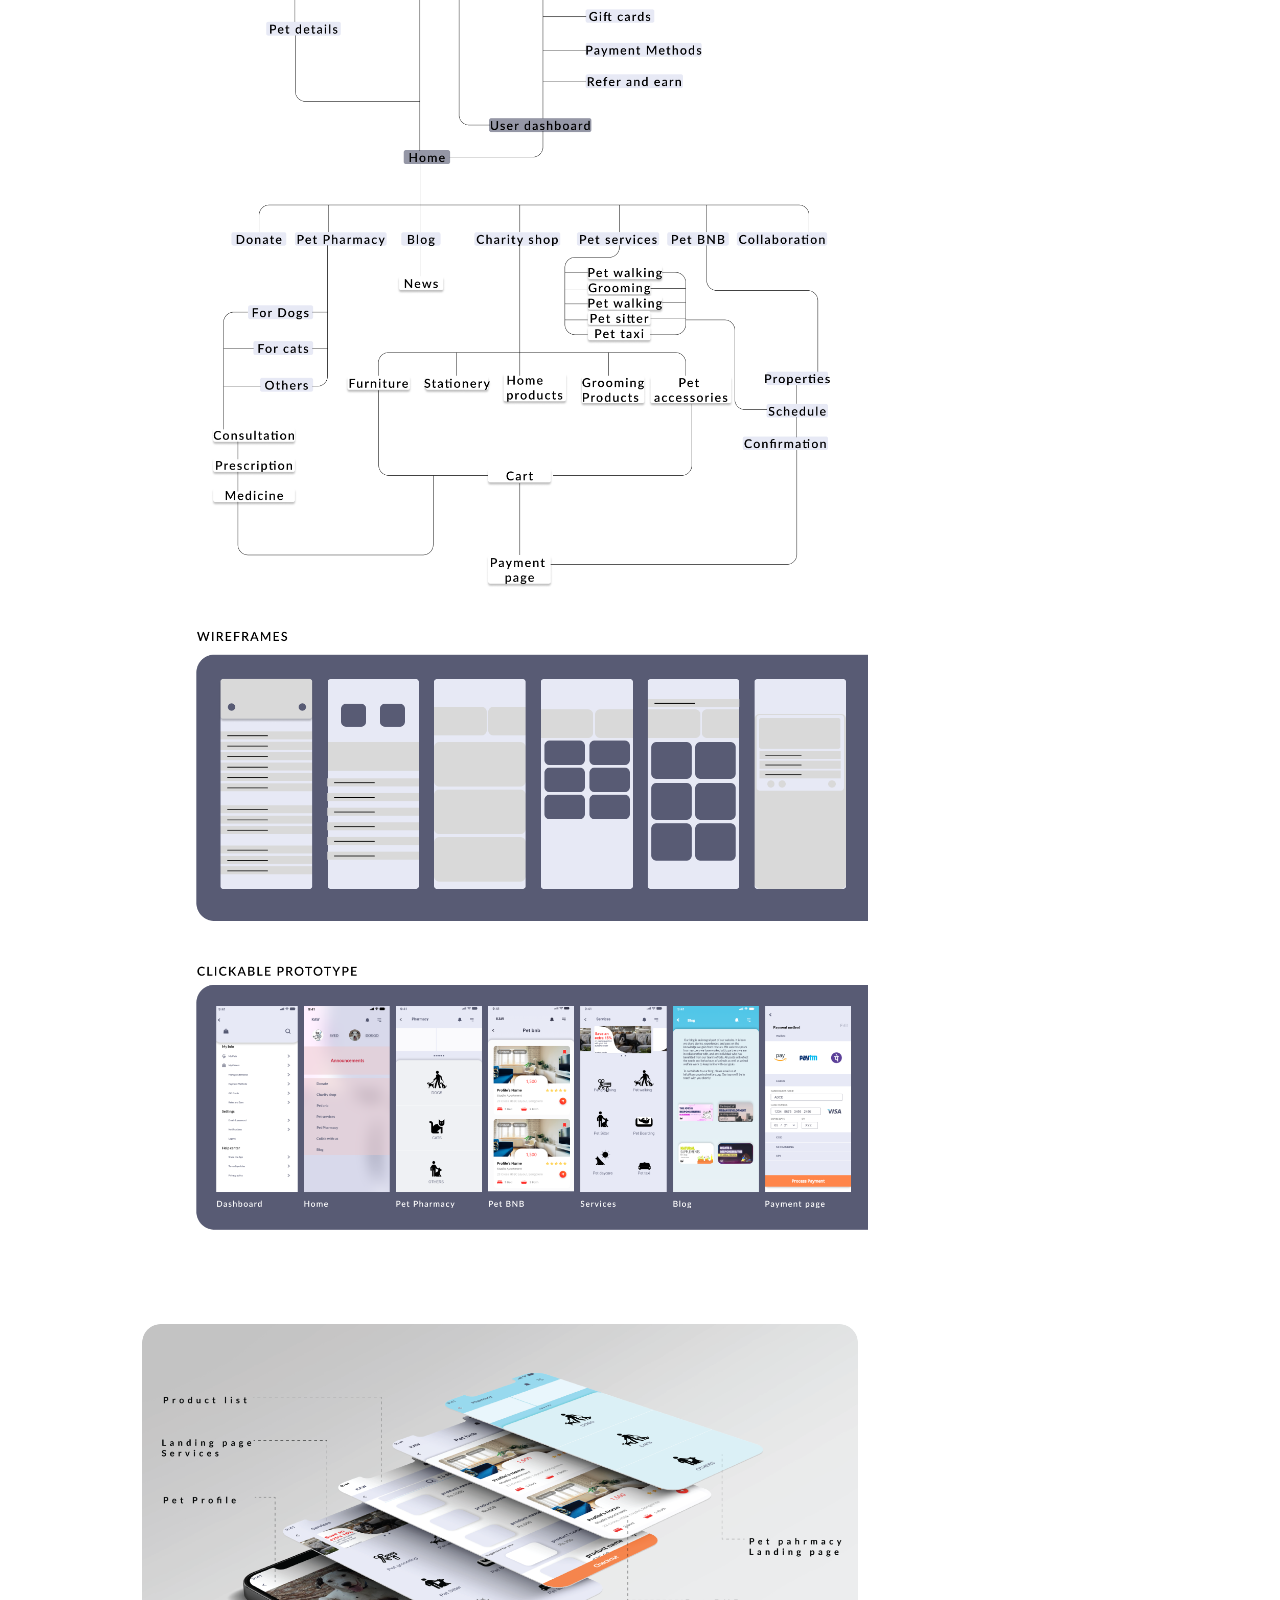
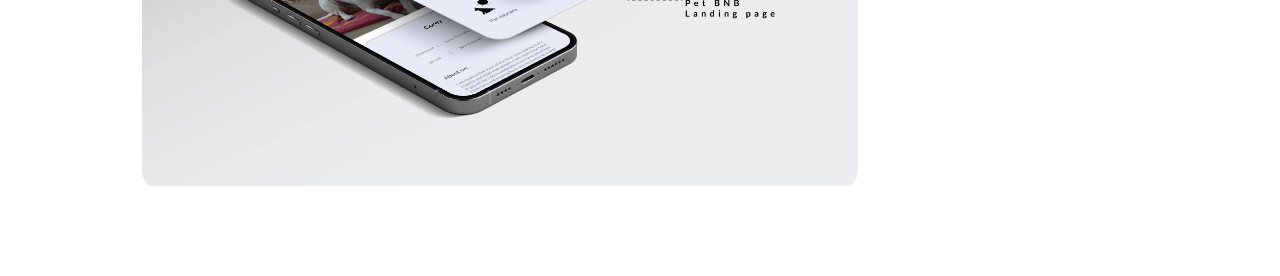
<file: KAW.html>
<!DOCTYPE html>
<html lang="en">

<head>
  <meta charset="utf-8">
  <meta content="width=device-width, initial-scale=1.0" name="viewport">

  <title>Portfolio Details - Personal Bootstrap Template</title>
  <meta content="" name="description">
  <meta content="" name="keywords">

  <!-- Favicons -->
  <link href="assets/img/favicon.png" rel="icon">
  <link href="assets/img/apple-touch-icon.png" rel="apple-touch-icon">

  <!-- Google Fonts -->
  <link href="https://fonts.googleapis.com/css?family=Open+Sans:300,300i,400,400i,600,600i,700,700i|Raleway:300,300i,400,400i,500,500i,600,600i,700,700i|Poppins:300,300i,400,400i,500,500i,600,600i,700,700i" rel="stylesheet">

  <!-- Vendor CSS Files -->
  <link href="assets/vendor/aos/aos.css" rel="stylesheet">
  <link href="assets/vendor/bootstrap/css/bootstrap.min.css" rel="stylesheet">
  <link href="assets/vendor/bootstrap-icons/bootstrap-icons.css" rel="stylesheet">
  <link href="assets/vendor/boxicons/css/boxicons.min.css" rel="stylesheet">
  <link href="assets/vendor/glightbox/css/glightbox.min.css" rel="stylesheet">
  <link href="assets/vendor/swiper/swiper-bundle.min.css" rel="stylesheet">

  <!-- Template Main CSS File -->
  <link href="assets/css/style.css" rel="stylesheet">

  <!-- =======================================================
  * Template Name: MyResume - v4.9.1
  * Template URL: https://bootstrapmade.com/free-html-bootstrap-template-my-resume/
  * Author: BootstrapMade.com
  * License: https://bootstrapmade.com/license/
  ======================================================== -->
</head>

<body>

  <main id="main">

    <!-- ======= Portfolio Details Section ======= -->
    <section id="portfolio-details" class="portfolio-details">
      <div class="container">

        <div class="row gy-4">

          <div class="col-lg-8">
            <div class="portfolio-details-slider swiper">
              <div class="swiper-wrapper align-items-center">

                <div class="swiper-slide">
                  <img src="assets/img/KAW/PROJECT-4-1.png" alt="">
                </div>

                
              </div>
              <div class="swiper-pagination"></div>
            </div>
          </div>

          <div class="col-lg-4">
            <div class="portfolio-info">
              <h3>KAW-CHARITY SHOP APPLICATION</h3>
              <ul>
                <li><strong>Category</strong>: UX|UI DESIGN</li>
                <li><strong>Client</strong>: KANNAN ANIMAL WELFARE</li>
                <li><strong>Project Duration</strong>: 3 MONTHS</li>
                <li><strong>My role</strong>: <a href="#">UX|UI DESIGN FOR A MOBILE APP.</a></li>
              </ul>
            </div>
            <div class="portfolio-description">
              <h2>Concept </h2>
              <p>
                TO PROPOSE A ONE STOP SHOP ALL APPLICATION FOR PETS AND PET OWNERS.
              </p>
            </div>
          </div>

        </div>

      </div>
    </section><!-- End Portfolio Details Section -->

  </main><!-- End #main -->

  <div id="preloader"></div>
  <a href="#" class="back-to-top d-flex align-items-center justify-content-center"><i class="bi bi-arrow-up-short"></i></a>

  <!-- Vendor JS Files -->
  <script src="assets/vendor/purecounter/purecounter_vanilla.js"></script>
  <script src="assets/vendor/aos/aos.js"></script>
  <script src="assets/vendor/bootstrap/js/bootstrap.bundle.min.js"></script>
  <script src="assets/vendor/glightbox/js/glightbox.min.js"></script>
  <script src="assets/vendor/isotope-layout/isotope.pkgd.min.js"></script>
  <script src="assets/vendor/swiper/swiper-bundle.min.js"></script>
  <script src="assets/vendor/typed.js/typed.min.js"></script>
  <script src="assets/vendor/waypoints/noframework.waypoints.js"></script>
  <script src="assets/vendor/php-email-form/validate.js"></script>

  <!-- Template Main JS File -->
  <script src="assets/js/main.js"></script>

</body>

</html>
</file>
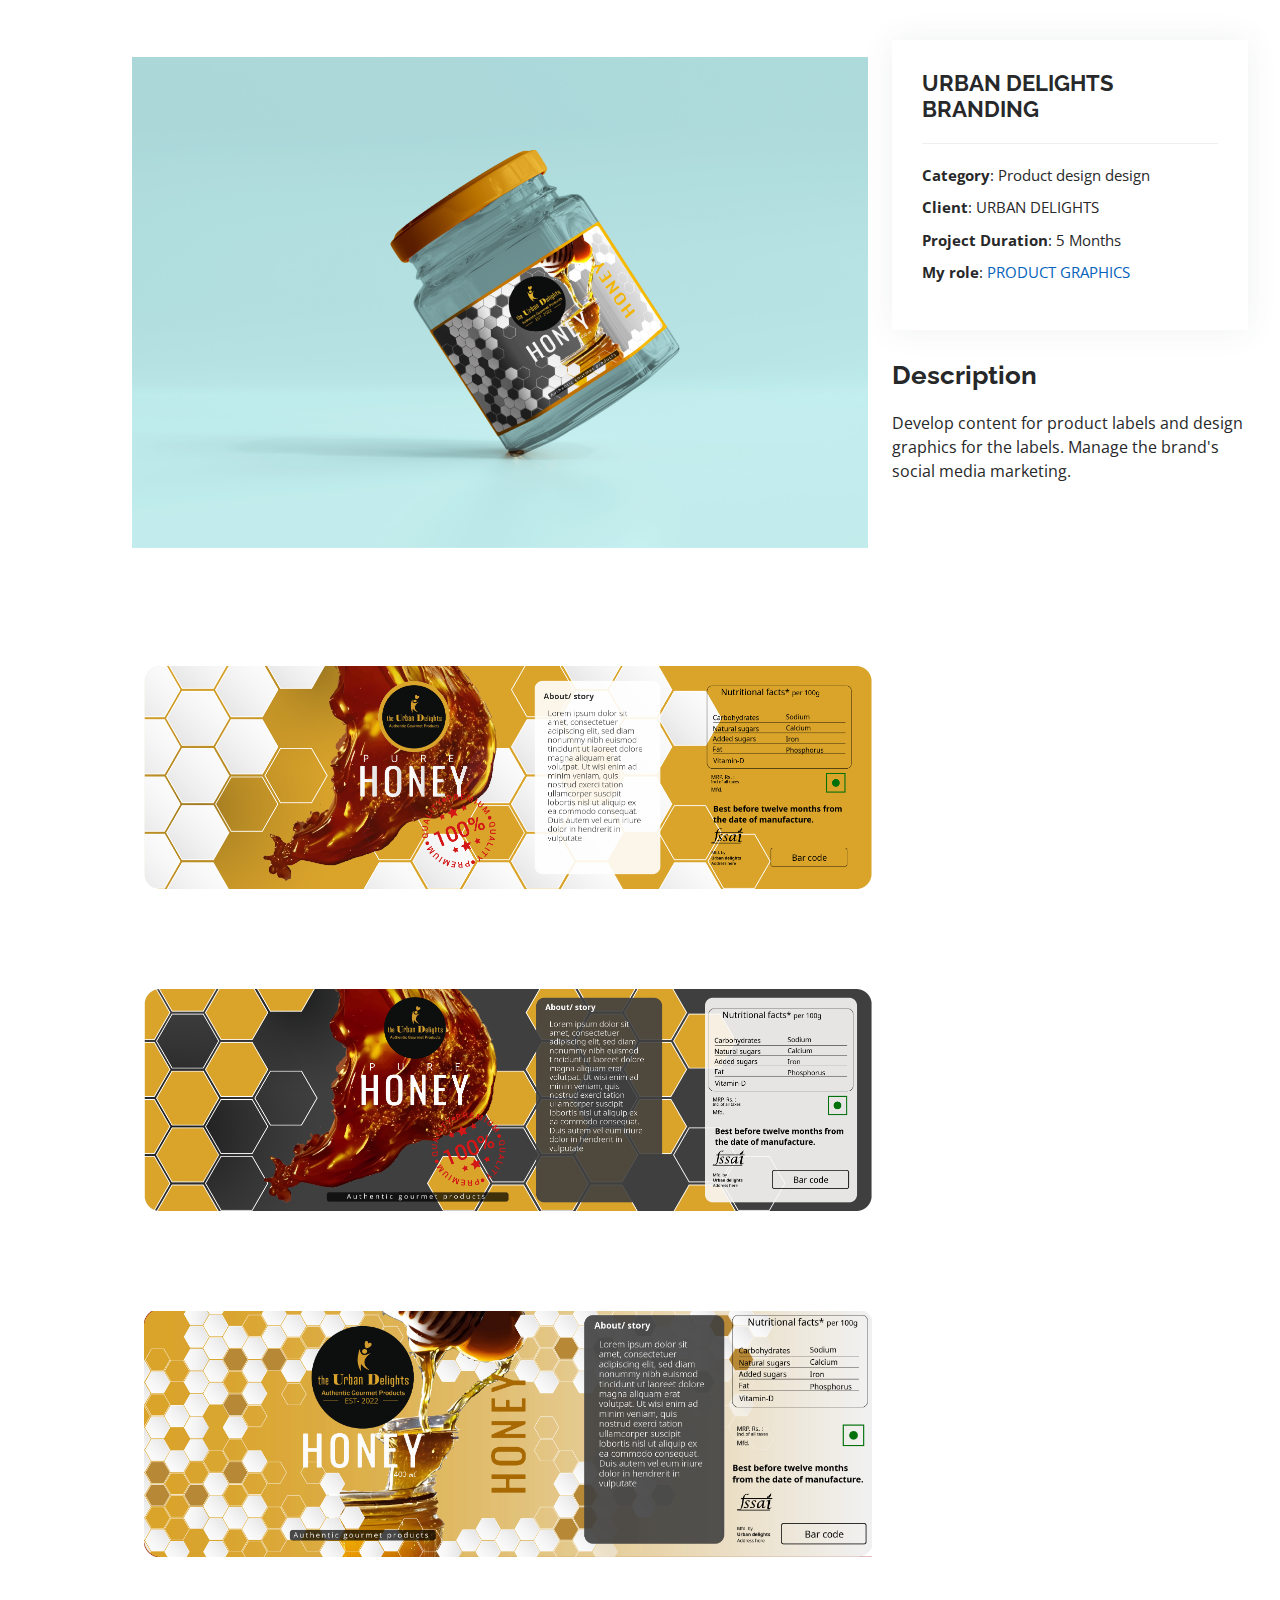
<file: URBAN DELIGHTS.html>
<!DOCTYPE html>
<html lang="en">

<head>
  <meta charset="utf-8">
  <meta content="width=device-width, initial-scale=1.0" name="viewport">

  <title>Portfolio Details - Personal Bootstrap Template</title>
  <meta content="" name="description">
  <meta content="" name="keywords">

  <!-- Favicons -->
  <link href="assets/img/favicon.png" rel="icon">
  <link href="assets/img/apple-touch-icon.png" rel="apple-touch-icon">

  <!-- Google Fonts -->
  <link href="https://fonts.googleapis.com/css?family=Open+Sans:300,300i,400,400i,600,600i,700,700i|Raleway:300,300i,400,400i,500,500i,600,600i,700,700i|Poppins:300,300i,400,400i,500,500i,600,600i,700,700i" rel="stylesheet">

  <!-- Vendor CSS Files -->
  <link href="assets/vendor/aos/aos.css" rel="stylesheet">
  <link href="assets/vendor/bootstrap/css/bootstrap.min.css" rel="stylesheet">
  <link href="assets/vendor/bootstrap-icons/bootstrap-icons.css" rel="stylesheet">
  <link href="assets/vendor/boxicons/css/boxicons.min.css" rel="stylesheet">
  <link href="assets/vendor/glightbox/css/glightbox.min.css" rel="stylesheet">
  <link href="assets/vendor/swiper/swiper-bundle.min.css" rel="stylesheet">

  <!-- Template Main CSS File -->
  <link href="assets/css/style.css" rel="stylesheet">

  <!-- =======================================================
  * Template Name: MyResume - v4.9.1
  * Template URL: https://bootstrapmade.com/free-html-bootstrap-template-my-resume/
  * Author: BootstrapMade.com
  * License: https://bootstrapmade.com/license/
  ======================================================== -->
</head>

<body>

  <main id="main">

    <!-- ======= Portfolio Details Section ======= -->
    <section id="portfolio-details" class="portfolio-details">
      <div class="container">

        <div class="row gy-4">

          <div class="col-lg-8">
            <div class="portfolio-details-slider swiper">
              <div class="swiper-wrapper align-items-center">

                <div class="swiper-slide">
                  <img src="assets/img/label design/draft-1 honey mockup jar-2.jpg" alt="">
                </div>

                <div class="swiper-slide">
                  <img src="assets/img/label design/draft-1 honey mockup.jpg" alt="">
                </div>

                <div class="swiper-slide">
                  <img src="assets/img/label design/draft-1 honey mockup jar-2.jpg" alt="">
                </div>

              </div>
              <div class="swiper-pagination"></div>
            </div>
          </div>

          <div class="col-lg-4">
            <div class="portfolio-info">
              <h3>URBAN DELIGHTS BRANDING</h3>
              <ul>
                <li><strong>Category</strong>: Product design design</li>
                <li><strong>Client</strong>: URBAN DELIGHTS</li>
                <li><strong>Project Duration</strong>: 5 Months</li>
                <li><strong>My role</strong>: <a href="#">PRODUCT GRAPHICS</a></li>
              </ul>
            </div>
            <div class="portfolio-description">
              <h2> Description </h2>
              <p>
                Develop content for product labels and design graphics for the labels. Manage the brand's social media marketing.
              </p>
            </div>
          </div>

        </div>

      </div>
    </section><!-- End Portfolio Details Section -->

    <section id="portfolio-details" class="portfolio-details">
      <div class="container">

        <div class="container">
          

            <div class="col-lg-8">
              <div class="portfolio-details-slider swiper">
                <div class="swiper-wrapper align-items-center">

                  <img src="assets/img/label design/HONEY-LABEL-JAR-3-04.png" alt="">
                  
                </div>                
              </div>
            </div>
         </div>
        </div>
      </div>
    </section><!-- End Portfolio Details Section -->

    <section id="portfolio-details" class="portfolio-details">
      <div class="container">

        <div class="container">
          

            <div class="col-lg-8">
              <div class="portfolio-details-slider swiper">
                <div class="swiper-wrapper align-items-center">

                  <img src="assets/img/label design/HONEY-LABEL-JAR-3-05.png" alt="">
                  
                </div>                
              </div>
            </div>
         </div>
        </div>
      </div>
    </section><!-- End Portfolio Details Section -->

    <section id="portfolio-details" class="portfolio-details">
      <div class="container">

        <div class="container">
          

            <div class="col-lg-8">
              <div class="portfolio-details-slider swiper">
                <div class="swiper-wrapper align-items-center">

                  <img src="assets/img/label design/HONEY-LABEL-JAR-2-06.png" alt="">
                  
                </div>                
              </div>
            </div>
         </div>
        </div>
      </div>
    </section><!-- End Portfolio Details Section -->

  </main><!-- End #main -->

  <div id="preloader"></div>
  <a href="#" class="back-to-top d-flex align-items-center justify-content-center"><i class="bi bi-arrow-up-short"></i></a>

  <!-- Vendor JS Files -->
  <script src="assets/vendor/purecounter/purecounter_vanilla.js"></script>
  <script src="assets/vendor/aos/aos.js"></script>
  <script src="assets/vendor/bootstrap/js/bootstrap.bundle.min.js"></script>
  <script src="assets/vendor/glightbox/js/glightbox.min.js"></script>
  <script src="assets/vendor/isotope-layout/isotope.pkgd.min.js"></script>
  <script src="assets/vendor/swiper/swiper-bundle.min.js"></script>
  <script src="assets/vendor/typed.js/typed.min.js"></script>
  <script src="assets/vendor/waypoints/noframework.waypoints.js"></script>
  <script src="assets/vendor/php-email-form/validate.js"></script>

  <!-- Template Main JS File -->
  <script src="assets/js/main.js"></script>

</body>

</html>
</file>
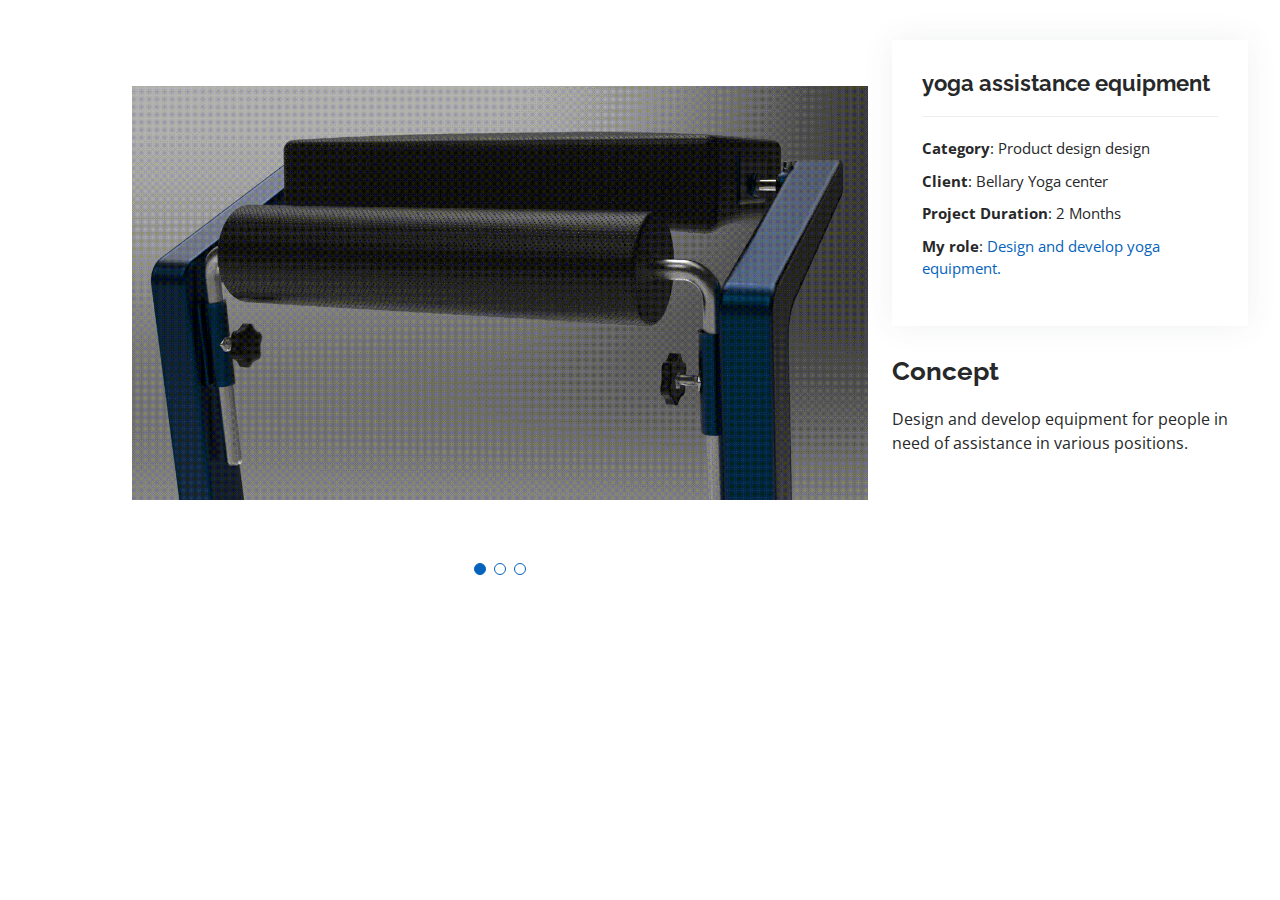
<file: yoga equipment.html>
<!DOCTYPE html>
<html lang="en">

<head>
  <meta charset="utf-8">
  <meta content="width=device-width, initial-scale=1.0" name="viewport">

  <title>Portfolio Details - Personal Bootstrap Template</title>
  <meta content="" name="description">
  <meta content="" name="keywords">

  <!-- Favicons -->
  <link href="assets/img/favicon.png" rel="icon">
  <link href="assets/img/apple-touch-icon.png" rel="apple-touch-icon">

  <!-- Google Fonts -->
  <link href="https://fonts.googleapis.com/css?family=Open+Sans:300,300i,400,400i,600,600i,700,700i|Raleway:300,300i,400,400i,500,500i,600,600i,700,700i|Poppins:300,300i,400,400i,500,500i,600,600i,700,700i" rel="stylesheet">

  <!-- Vendor CSS Files -->
  <link href="assets/vendor/aos/aos.css" rel="stylesheet">
  <link href="assets/vendor/bootstrap/css/bootstrap.min.css" rel="stylesheet">
  <link href="assets/vendor/bootstrap-icons/bootstrap-icons.css" rel="stylesheet">
  <link href="assets/vendor/boxicons/css/boxicons.min.css" rel="stylesheet">
  <link href="assets/vendor/glightbox/css/glightbox.min.css" rel="stylesheet">
  <link href="assets/vendor/swiper/swiper-bundle.min.css" rel="stylesheet">

  <!-- Template Main CSS File -->
  <link href="assets/css/style.css" rel="stylesheet">

  <!-- =======================================================
  * Template Name: MyResume - v4.9.1
  * Template URL: https://bootstrapmade.com/free-html-bootstrap-template-my-resume/
  * Author: BootstrapMade.com
  * License: https://bootstrapmade.com/license/
  ======================================================== -->
</head>

<body>

  <main id="main">

    <!-- ======= Portfolio Details Section ======= -->
    <section id="portfolio-details" class="portfolio-details">
      <div class="container">

        <div class="row gy-4">

          <div class="col-lg-8">
            <div class="portfolio-details-slider swiper">
              <div class="swiper-wrapper align-items-center">

                <div class="swiper-slide">
                  <img src="assets/img/yoga/cusion animation.gif" alt="">
                </div>

                <div class="swiper-slide">
                  <img src="assets/img/yoga/yoga-1.jpg" alt="">
                </div>

                <div class="swiper-slide">
                  <img src="assets/img/yoga/yoga 3.gif" alt="">
                </div>

              </div>
              <div class="swiper-pagination"></div>
            </div>
          </div>

          <div class="col-lg-4">
            <div class="portfolio-info">
              <h3>yoga assistance equipment</h3>
              <ul>
                <li><strong>Category</strong>: Product design design</li>
                <li><strong>Client</strong>: Bellary Yoga center</li>
                <li><strong>Project Duration</strong>: 2 Months</li>
                <li><strong>My role</strong>: <a href="#">Design and develop yoga equipment.</a></li>
              </ul>
            </div>
            <div class="portfolio-description">
              <h2>Concept </h2>
              <p>
                Design and develop equipment for people in need of assistance in various positions.
              </p>
            </div>
          </div>

        </div>

      </div>
    </section><!-- End Portfolio Details Section -->

  </main><!-- End #main -->

  <div id="preloader"></div>
  <a href="#" class="back-to-top d-flex align-items-center justify-content-center"><i class="bi bi-arrow-up-short"></i></a>

  <!-- Vendor JS Files -->
  <script src="assets/vendor/purecounter/purecounter_vanilla.js"></script>
  <script src="assets/vendor/aos/aos.js"></script>
  <script src="assets/vendor/bootstrap/js/bootstrap.bundle.min.js"></script>
  <script src="assets/vendor/glightbox/js/glightbox.min.js"></script>
  <script src="assets/vendor/isotope-layout/isotope.pkgd.min.js"></script>
  <script src="assets/vendor/swiper/swiper-bundle.min.js"></script>
  <script src="assets/vendor/typed.js/typed.min.js"></script>
  <script src="assets/vendor/waypoints/noframework.waypoints.js"></script>
  <script src="assets/vendor/php-email-form/validate.js"></script>

  <!-- Template Main JS File -->
  <script src="assets/js/main.js"></script>

</body>

</html>
</file>
<file: assets/css/style.css>
/**
* Template Name: MyResume - v4.9.1
* Template URL: https://bootstrapmade.com/free-html-bootstrap-template-my-resume/
* Author: BootstrapMade.com
* License: https://bootstrapmade.com/license/
*/

/*--------------------------------------------------------------
# General
--------------------------------------------------------------*/
body {
  font-family: "Open Sans", sans-serif;
  color: #272829;
}

a {
  color: #0563bb;
  text-decoration: none;
}

a:hover {
  color: #067ded;
  text-decoration: none;
}

h1,
h2,
h3,
h4,
h5,
h6 {
  font-family: "Raleway", sans-serif;
}

/*--------------------------------------------------------------
# Back to top button
--------------------------------------------------------------*/
.back-to-top {
  position: fixed;
  visibility: hidden;
  opacity: 0;
  right: 15px;
  bottom: 15px;
  z-index: 996;
  background: #0563bb;
  width: 40px;
  height: 40px;
  border-radius: 50px;
  transition: all 0.4s;
}

.back-to-top i {
  font-size: 28px;
  color: #fff;
  line-height: 0;
}

.back-to-top:hover {
  background: #0678e3;
  color: #fff;
}

.back-to-top.active {
  visibility: visible;
  opacity: 1;
}

/*--------------------------------------------------------------
# Preloader
--------------------------------------------------------------*/
#preloader {
  position: fixed;
  top: 0;
  left: 0;
  right: 0;
  bottom: 0;
  z-index: 9999;
  overflow: hidden;
  background: #fff;
}

#preloader:before {
  content: "";
  position: fixed;
  top: calc(50% - 30px);
  left: calc(50% - 30px);
  border: 6px solid #0563bb;
  border-top-color: #fff;
  border-bottom-color: #fff;
  border-radius: 50%;
  width: 60px;
  height: 60px;
  -webkit-animation: animate-preloader 1s linear infinite;
  animation: animate-preloader 1s linear infinite;
}

@-webkit-keyframes animate-preloader {
  0% {
    transform: rotate(0deg);
  }

  100% {
    transform: rotate(360deg);
  }
}

@keyframes animate-preloader {
  0% {
    transform: rotate(0deg);
  }

  100% {
    transform: rotate(360deg);
  }
}

/*--------------------------------------------------------------
# Disable aos animation delay on mobile devices
--------------------------------------------------------------*/
@media screen and (max-width: 768px) {
  [data-aos-delay] {
    transition-delay: 0 !important;
  }
}

/*--------------------------------------------------------------
# Header
--------------------------------------------------------------*/
#header {
  position: fixed;
  top: 0;
  left: 0;
  bottom: 0;
  z-index: 9997;
  transition: all 0.5s;
  padding: 15px;
  overflow-y: auto;
}

@media (max-width: 991px) {
  #header {
    width: 300px;
    background: #fff;
    border-right: 1px solid #e6e9ec;
    left: -300px;
  }
}

@media (min-width: 991px) {
  #main {
    margin-left: 100px;
  }
}

/*--------------------------------------------------------------
# Navigation Menu
--------------------------------------------------------------*/
/**
* Desktop Navigation 
*/
.nav-menu {
  padding: 0;
  display: block;
}

.nav-menu * {
  margin: 0;
  padding: 0;
  list-style: none;
}

.nav-menu>ul>li {
  position: relative;
  white-space: nowrap;
}

.nav-menu a,
.nav-menu a:focus {
  display: flex;
  align-items: center;
  color: #45505b;
  padding: 10px 18px;
  margin-bottom: 8px;
  transition: 0.3s;
  font-size: 15px;
  border-radius: 50px;
  background: #f2f3f5;
  height: 56px;
  width: 100%;
  overflow: hidden;
  transition: 0.3s;
}

.nav-menu a i,
.nav-menu a:focus i {
  font-size: 20px;
}

.nav-menu a span,
.nav-menu a:focus span {
  padding: 0 5px 0 7px;
  color: #45505b;
}

@media (min-width: 992px) {

  .nav-menu a,
  .nav-menu a:focus {
    width: 56px;
  }

  .nav-menu a span,
  .nav-menu a:focus span {
    display: none;
    color: #fff;
  }
}

.nav-menu a:hover,
.nav-menu .active,
.nav-menu .active:focus,
.nav-menu li:hover>a {
  color: #fff;
  background: #0563bb;
}

.nav-menu a:hover span,
.nav-menu .active span,
.nav-menu .active:focus span,
.nav-menu li:hover>a span {
  color: #fff;
}

.nav-menu a:hover,
.nav-menu li:hover>a {
  width: 100%;
  color: #fff;
}

.nav-menu a:hover span,
.nav-menu li:hover>a span {
  display: block;
}

/**
* Mobile Navigation 
*/
.mobile-nav-toggle {
  position: fixed;
  right: 10px;
  top: 10px;
  z-index: 9998;
  border: 0;
  background: none;
  font-size: 28px;
  transition: all 0.4s;
  outline: none !important;
  line-height: 0;
  cursor: pointer;
  border-radius: 50px;
  padding: 5px;
}

.mobile-nav-toggle i {
  color: #45505b;
}

.mobile-nav-active {
  overflow: hidden;
}

.mobile-nav-active #header {
  left: 0;
}

.mobile-nav-active .mobile-nav-toggle {
  color: #fff;
  background-color: #0563bb;
}

/*--------------------------------------------------------------
# Hero Section
--------------------------------------------------------------*/
#hero {
  width: 100%;
  height: 100vh;
  background: url("../img/hero-bg.jpg") top right no-repeat;
  background-size: cover;
  position: relative;
}

@media (min-width: 992px) {
  #hero {
    padding-left: 160px;
  }
}

#hero:before {
  content: "";
  background: rgba(255, 255, 255, 0.8);
  position: absolute;
  bottom: 0;
  top: 0;
  left: 0;
  right: 0;
}

#hero h1 {
  margin: 0;
  font-size: 64px;
  font-weight: 700;
  line-height: 56px;
  color: #45505b;
}

#hero p {
  color: #45505b;
  margin: 15px 0 0 0;
  font-size: 26px;
  font-family: "Poppins", sans-serif;
}

#hero p span {
  color: #0563bb;
  letter-spacing: 1px;
}

#hero .social-links {
  margin-top: 30px;
}

#hero .social-links a {
  font-size: 24px;
  display: inline-block;
  color: #45505b;
  line-height: 1;
  margin-right: 20px;
  transition: 0.3s;
}

#hero .social-links a:hover {
  color: #0563bb;
}

@media (max-width: 992px) {
  #hero {
    text-align: center;
  }

  #hero h1 {
    font-size: 32px;
    line-height: 36px;
  }

  #hero p {
    margin-top: 10px;
    font-size: 20px;
    line-height: 24px;
  }
}

/*--------------------------------------------------------------
# Sections General
--------------------------------------------------------------*/
section {
  padding: 60px 0;
  overflow: hidden;
}

.section-title {
  text-align: center;
  padding-bottom: 30px;
}

.section-title h2 {
  font-size: 32px;
  font-weight: bold;
  text-transform: uppercase;
  margin-bottom: 20px;
  padding-bottom: 20px;
  position: relative;
  color: #45505b;
}

.section-title h2::before {
  content: "";
  position: absolute;
  display: block;
  width: 120px;
  height: 1px;
  background: #ddd;
  bottom: 1px;
  left: calc(50% - 60px);
}

.section-title h2::after {
  content: "";
  position: absolute;
  display: block;
  width: 40px;
  height: 3px;
  background: #0563bb;
  bottom: 0;
  left: calc(50% - 20px);
}

.section-title p {
  margin-bottom: 0;
}

/*--------------------------------------------------------------
# About
--------------------------------------------------------------*/
.about .content h3 {
  font-weight: 700;
  font-size: 26px;
  color: #728394;
}

.about .content ul {
  list-style: none;
  padding: 0;
}

.about .content ul li {
  margin-bottom: 20px;
  display: flex;
  align-items: center;
}

.about .content ul strong {
  margin-right: 10px;
}

.about .content ul i {
  font-size: 16px;
  margin-right: 5px;
  color: #0563bb;
  line-height: 0;
}

.about .content p:last-child {
  margin-bottom: 0;
}


/*--------------------------------------------------------------
# Akills
--------------------------------------------------------------*/
.skills .progress {
  height: 60px;
  display: block;
  background: none;
  border-radius: 0;
}

.skills .progress .skill {
  padding: 10px 0;
  margin: 0;
  text-transform: uppercase;
  display: block;
  font-weight: 600;
  font-family: "Poppins", sans-serif;
  color: #45505b;
}

.skills .progress .skill .val {
  float: right;
  font-style: normal;
}

.skills .progress-bar-wrap {
  background: #f2f3f5;
}

.skills .progress-bar {
  width: 1px;
  height: 10px;
  transition: 0.9s;
  background-color: #0563bb;
}

/*--------------------------------------------------------------
# Resume
--------------------------------------------------------------*/
.resume .resume-title {
  font-size: 26px;
  font-weight: 700;
  margin-top: 20px;
  margin-bottom: 20px;
  color: #45505b;
}

.resume .resume-item {
  padding: 0 0 20px 20px;
  margin-top: -2px;
  border-left: 2px solid #0563bb;
  position: relative;
}

.resume .resume-item h4 {
  line-height: 18px;
  font-size: 18px;
  font-weight: 600;
  text-transform: uppercase;
  font-family: "Poppins", sans-serif;
  color: #0563bb;
  margin-bottom: 10px;
}

.resume .resume-item h5 {
  font-size: 16px;
  background: #f7f8f9;
  padding: 5px 15px;
  display: inline-block;
  font-weight: 600;
  margin-bottom: 10px;
}

.resume .resume-item ul {
  padding-left: 20px;
}

.resume .resume-item ul li {
  padding-bottom: 10px;
}

.resume .resume-item:last-child {
  padding-bottom: 0;
}

.resume .resume-item::before {
  content: "";
  position: absolute;
  width: 16px;
  height: 16px;
  border-radius: 50px;
  left: -9px;
  top: 0;
  background: #fff;
  border: 2px solid #0563bb;
}

/*--------------------------------------------------------------
# Portfolio
--------------------------------------------------------------*/
.portfolio .portfolio-item {
  margin-bottom: 30px;
}

.portfolio #portfolio-flters {
  padding: 0;
  margin: 0 auto 25px auto;
  list-style: none;
  text-align: center;
  background: #fff;
  border-radius: 50px;
  padding: 2px 15px;
}

.portfolio #portfolio-flters li {
  cursor: pointer;
  display: inline-block;
  padding: 10px 15px;
  font-size: 14px;
  font-weight: 600;
  line-height: 1;
  text-transform: uppercase;
  color: #272829;
  margin-bottom: 5px;
  transition: all 0.3s ease-in-out;
}

.portfolio #portfolio-flters li:hover,
.portfolio #portfolio-flters li.filter-active {
  color: #0563bb;
}

.portfolio #portfolio-flters li:last-child {
  margin-right: 0;
}

.portfolio .portfolio-wrap {
  transition: 0.3s;
  position: relative;
  overflow: hidden;
  z-index: 1;
  background: rgba(69, 80, 91, 0.8);
}

.portfolio .portfolio-wrap::before {
  content: "";
  background: rgba(255, 255, 255, 0.7);
  position: absolute;
  left: 30px;
  right: 30px;
  top: 30px;
  bottom: 30px;
  transition: all ease-in-out 0.3s;
  z-index: 2;
  opacity: 0;
}

.portfolio .portfolio-wrap .portfolio-info {
  opacity: 0;
  position: absolute;
  top: 0;
  left: 0;
  right: 0;
  bottom: 0;
  text-align: center;
  z-index: 3;
  transition: all ease-in-out 0.3s;
  display: flex;
  flex-direction: column;
  justify-content: center;
  align-items: center;
}

.portfolio .portfolio-wrap .portfolio-info::before {
  display: block;
  content: "";
  width: 48px;
  height: 48px;
  position: absolute;
  top: 35px;
  left: 35px;
  border-top: 3px solid #d7dce1;
  border-left: 3px solid #d7dce1;
  transition: all 0.5s ease 0s;
  z-index: 9994;
}

.portfolio .portfolio-wrap .portfolio-info::after {
  display: block;
  content: "";
  width: 48px;
  height: 48px;
  position: absolute;
  bottom: 35px;
  right: 35px;
  border-bottom: 3px solid #d7dce1;
  border-right: 3px solid #d7dce1;
  transition: all 0.5s ease 0s;
  z-index: 9994;
}

.portfolio .portfolio-wrap .portfolio-info h4 {
  font-size: 20px;
  color: #45505b;
  font-weight: 600;
}

.portfolio .portfolio-wrap .portfolio-info p {
  color: #45505b;
  font-size: 14px;
  text-transform: uppercase;
  padding: 0;
  margin: 0;
}

.portfolio .portfolio-wrap .portfolio-links {
  text-align: center;
  z-index: 4;
}

.portfolio .portfolio-wrap .portfolio-links a {
  color: #5f676e;
  margin: 0 2px;
  font-size: 28px;
  display: inline-block;
  transition: 0.3s;
}

.portfolio .portfolio-wrap .portfolio-links a:hover {
  color: #f91414;
}

.portfolio .portfolio-wrap:hover::before {
  top: 0;
  left: 0;
  right: 0;
  bottom: 0;
  opacity: 1;
}

.portfolio .portfolio-wrap:hover .portfolio-info {
  opacity: 1;
}

.portfolio .portfolio-wrap:hover .portfolio-info::before {
  top: 15px;
  left: 15px;
}

.portfolio .portfolio-wrap:hover .portfolio-info::after {
  bottom: 15px;
  right: 15px;
}

/*--------------------------------------------------------------
# Portfolio Details
--------------------------------------------------------------*/
.portfolio-details {
  padding-top: 40px;
}

.portfolio-details .portfolio-details-slider img {
  width: 100%;
}

.portfolio-details .portfolio-details-slider .swiper-pagination {
  margin-top: 20px;
  position: relative;
}

.portfolio-details .portfolio-details-slider .swiper-pagination .swiper-pagination-bullet {
  width: 12px;
  height: 12px;
  background-color: #fff;
  opacity: 1;
  border: 1px solid #0563bb;
}

.portfolio-details .portfolio-details-slider .swiper-pagination .swiper-pagination-bullet-active {
  background-color: #0563bb;
}

.portfolio-details .portfolio-info {
  padding: 30px;
  box-shadow: 0px 0 30px rgba(69, 80, 91, 0.08);
}

.portfolio-details .portfolio-info h3 {
  font-size: 22px;
  font-weight: 700;
  margin-bottom: 20px;
  padding-bottom: 20px;
  border-bottom: 1px solid #eee;
}

.portfolio-details .portfolio-info ul {
  list-style: none;
  padding: 0;
  font-size: 15px;
}

.portfolio-details .portfolio-info ul li+li {
  margin-top: 10px;
}

.portfolio-details .portfolio-description {
  padding-top: 30px;
}

.portfolio-details .portfolio-description h2 {
  font-size: 26px;
  font-weight: 700;
  margin-bottom: 20px;
}

.portfolio-details .portfolio-description p {
  padding: 0;
}

/*--------------------------------------------------------------
# Services
--------------------------------------------------------------*/
.services .icon-box {
  text-align: center;
  padding: 70px 20px 80px 20px;
  transition: all ease-in-out 0.3s;
  background: #fff;
  box-shadow: 0px 5px 90px 0px rgba(110, 123, 131, 0.05);
}

.services .icon-box .icon {
  margin: 0 auto;
  width: 100px;
  height: 100px;
  display: flex;
  align-items: center;
  justify-content: center;
  transition: ease-in-out 0.3s;
  position: relative;
}

.services .icon-box .icon i {
  font-size: 36px;
  transition: 0.5s;
  position: relative;
}

.services .icon-box .icon svg {
  position: absolute;
  top: 0;
  left: 0;
}

.services .icon-box .icon svg path {
  transition: 0.5s;
  fill: #f5f5f5;
}

.services .icon-box h4 {
  font-weight: 600;
  margin: 10px 0 15px 0;
  font-size: 22px;
}

.services .icon-box h4 a {
  color: #45505b;
  transition: ease-in-out 0.3s;
}

.services .icon-box p {
  line-height: 24px;
  font-size: 14px;
  margin-bottom: 0;
}

.services .icon-box:hover {
  border-color: #fff;
  box-shadow: 0px 0 35px 0 rgba(0, 0, 0, 0.08);
}

.services .iconbox-blue i {
  color: #47aeff;
}

.services .iconbox-blue:hover .icon i {
  color: #fff;
}

.services .iconbox-blue:hover .icon path {
  fill: #47aeff;
}

.services .iconbox-orange i {
  color: #ffa76e;
}

.services .iconbox-orange:hover .icon i {
  color: #fff;
}

.services .iconbox-orange:hover .icon path {
  fill: #ffa76e;
}

.services .iconbox-pink i {
  color: #e80368;
}

.services .iconbox-pink:hover .icon i {
  color: #fff;
}

.services .iconbox-pink:hover .icon path {
  fill: #e80368;
}

.services .iconbox-yellow i {
  color: #ffbb2c;
}

.services .iconbox-yellow:hover .icon i {
  color: #fff;
}

.services .iconbox-yellow:hover .icon path {
  fill: #ffbb2c;
}

.services .iconbox-red i {
  color: #ff5828;
}

.services .iconbox-red:hover .icon i {
  color: #fff;
}

.services .iconbox-red:hover .icon path {
  fill: #ff5828;
}

.services .iconbox-teal i {
  color: #11dbcf;
}

.services .iconbox-teal:hover .icon i {
  color: #fff;
}

.services .iconbox-teal:hover .icon path {
  fill: #11dbcf;
}

/*--------------------------------------------------------------
# Testimonials
--------------------------------------------------------------*/
.testimonials .section-header {
  margin-bottom: 40px;
}

.testimonials .testimonials-carousel,
.testimonials .testimonials-slider {
  overflow: hidden;
}

.testimonials .testimonial-item {
  text-align: center;
}

.testimonials .testimonial-item .testimonial-img {
  width: 120px;
  border-radius: 50%;
  border: 4px solid #fff;
  margin: 0 auto;
}

.testimonials .testimonial-item h3 {
  font-size: 20px;
  font-weight: bold;
  margin: 10px 0 5px 0;
  color: #111;
}

.testimonials .testimonial-item h4 {
  font-size: 14px;
  color: #999;
  margin: 0 0 15px 0;
}

.testimonials .testimonial-item .quote-icon-left,
.testimonials .testimonial-item .quote-icon-right {
  color: #90c8fc;
  font-size: 26px;
}

.testimonials .testimonial-item .quote-icon-left {
  display: inline-block;
  left: -5px;
  position: relative;
}

.testimonials .testimonial-item .quote-icon-right {
  display: inline-block;
  right: -5px;
  position: relative;
  top: 10px;
}

.testimonials .testimonial-item p {
  font-style: italic;
  margin: 0 auto 15px auto;
}

.testimonials .swiper-pagination {
  margin-top: 20px;
  position: relative;
}

.testimonials .swiper-pagination .swiper-pagination-bullet {
  width: 12px;
  height: 12px;
  background-color: #fff;
  opacity: 1;
  border: 1px solid #0563bb;
}

.testimonials .swiper-pagination .swiper-pagination-bullet-active {
  background-color: #0563bb;
}

@media (min-width: 992px) {
  .testimonials .testimonial-item p {
    width: 80%;
  }
}

/*--------------------------------------------------------------
# Contact
--------------------------------------------------------------*/
.contact .info {
  width: 100%;
  background: #fff;
}

.contact .info i {
  font-size: 20px;
  color: #0563bb;
  float: left;
  width: 44px;
  height: 44px;
  background: #eef7ff;
  display: flex;
  justify-content: center;
  align-items: center;
  border-radius: 50px;
  transition: all 0.3s ease-in-out;
}

.contact .info h4 {
  padding: 0 0 0 60px;
  font-size: 22px;
  font-weight: 600;
  margin-bottom: 5px;
  color: #45505b;
}

.contact .info p {
  padding: 0 0 0 60px;
  margin-bottom: 0;
  font-size: 14px;
  color: #728394;
}

.contact .info .email,
.contact .info .phone {
  margin-top: 40px;
}

.contact .info .email:hover i,
.contact .info .address:hover i,
.contact .info .phone:hover i {
  background: #0563bb;
  color: #fff;
}

.contact .php-email-form {
  width: 100%;
  background: #fff;
}

.contact .php-email-form .form-group {
  padding-bottom: 8px;
}

.contact .php-email-form .error-message {
  display: none;
  color: #fff;
  background: #ed3c0d;
  text-align: left;
  padding: 15px;
  font-weight: 600;
}

.contact .php-email-form .error-message br+br {
  margin-top: 25px;
}

.contact .php-email-form .sent-message {
  display: none;
  color: #fff;
  background: #18d26e;
  text-align: center;
  padding: 15px;
  font-weight: 600;
}

.contact .php-email-form .loading {
  display: none;
  background: #fff;
  text-align: center;
  padding: 15px;
}

.contact .php-email-form .loading:before {
  content: "";
  display: inline-block;
  border-radius: 50%;
  width: 24px;
  height: 24px;
  margin: 0 10px -6px 0;
  border: 3px solid #18d26e;
  border-top-color: #eee;
  -webkit-animation: animate-loading 1s linear infinite;
  animation: animate-loading 1s linear infinite;
}

.contact .php-email-form input,
.contact .php-email-form textarea {
  border-radius: 4px;
  box-shadow: none;
  font-size: 14px;
}

.contact .php-email-form input {
  height: 44px;
}

.contact .php-email-form textarea {
  padding: 10px 12px;
}

.contact .php-email-form button[type=submit] {
  background: #0563bb;
  border: 0;
  padding: 10px 35px;
  color: #fff;
  transition: 0.4s;
  border-radius: 50px;
}

.contact .php-email-form button[type=submit]:hover {
  background: #0678e3;
}

@-webkit-keyframes animate-loading {
  0% {
    transform: rotate(0deg);
  }

  100% {
    transform: rotate(360deg);
  }
}

@keyframes animate-loading {
  0% {
    transform: rotate(0deg);
  }

  100% {
    transform: rotate(360deg);
  }
}

/*--------------------------------------------------------------
# Footer
--------------------------------------------------------------*/
#footer {
  background: #f7f8f9;
  color: #45505b;
  font-size: 14px;
  text-align: center;
  padding: 30px 0;
}

#footer h3 {
  font-size: 36px;
  font-weight: 700;
  position: relative;
  font-family: "Poppins", sans-serif;
  padding: 0;
  margin: 0 0 15px 0;
}

#footer p {
  font-size: 15;
  font-style: italic;
  padding: 0;
  margin: 0 0 40px 0;
}

#footer .social-links {
  margin: 0 0 40px 0;
}

#footer .social-links a {
  font-size: 18px;
  display: inline-block;
  background: #0563bb;
  color: #fff;
  line-height: 1;
  padding: 8px 0;
  margin-right: 4px;
  border-radius: 50%;
  text-align: center;
  width: 36px;
  height: 36px;
  transition: 0.3s;
}

#footer .social-links a:hover {
  background: #0678e3;
  color: #fff;
  text-decoration: none;
}

#footer .copyright {
  margin: 0 0 5px 0;
}

#footer .credits {
  font-size: 13px;
}
</file>
